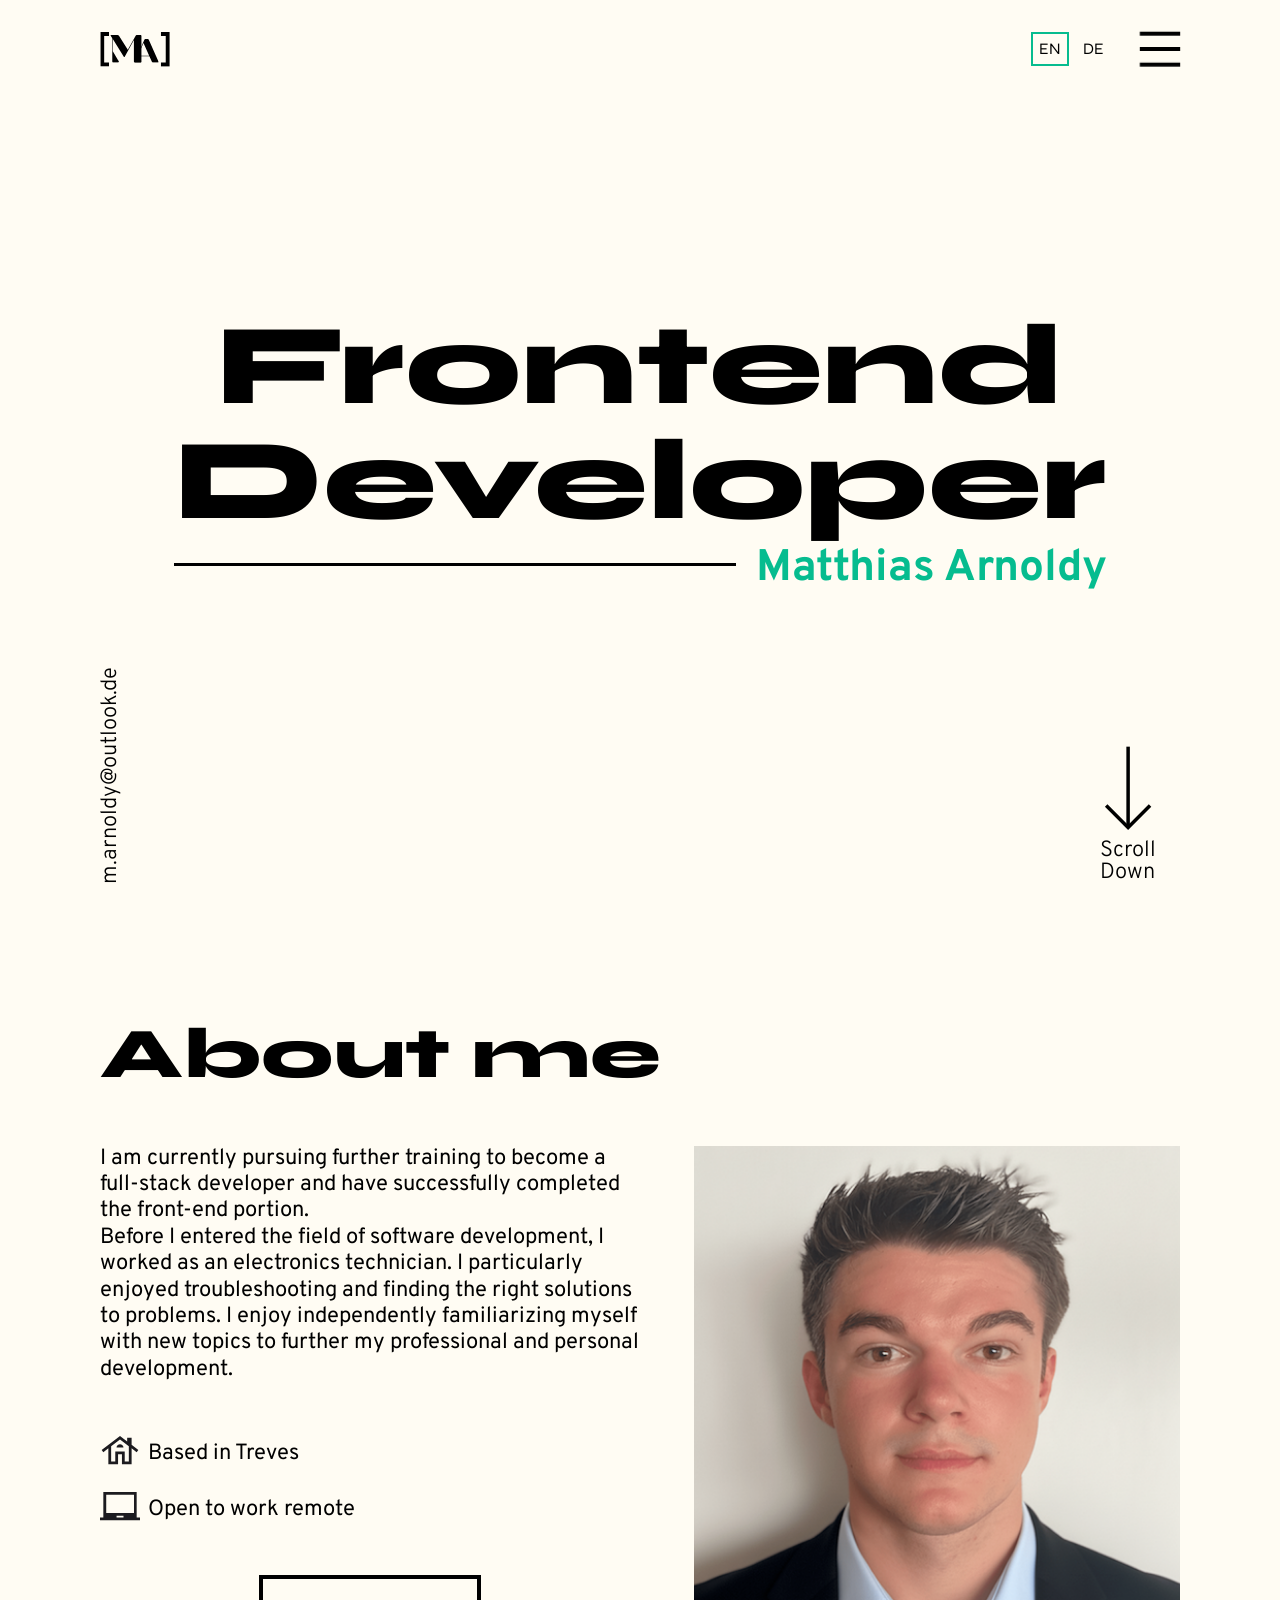
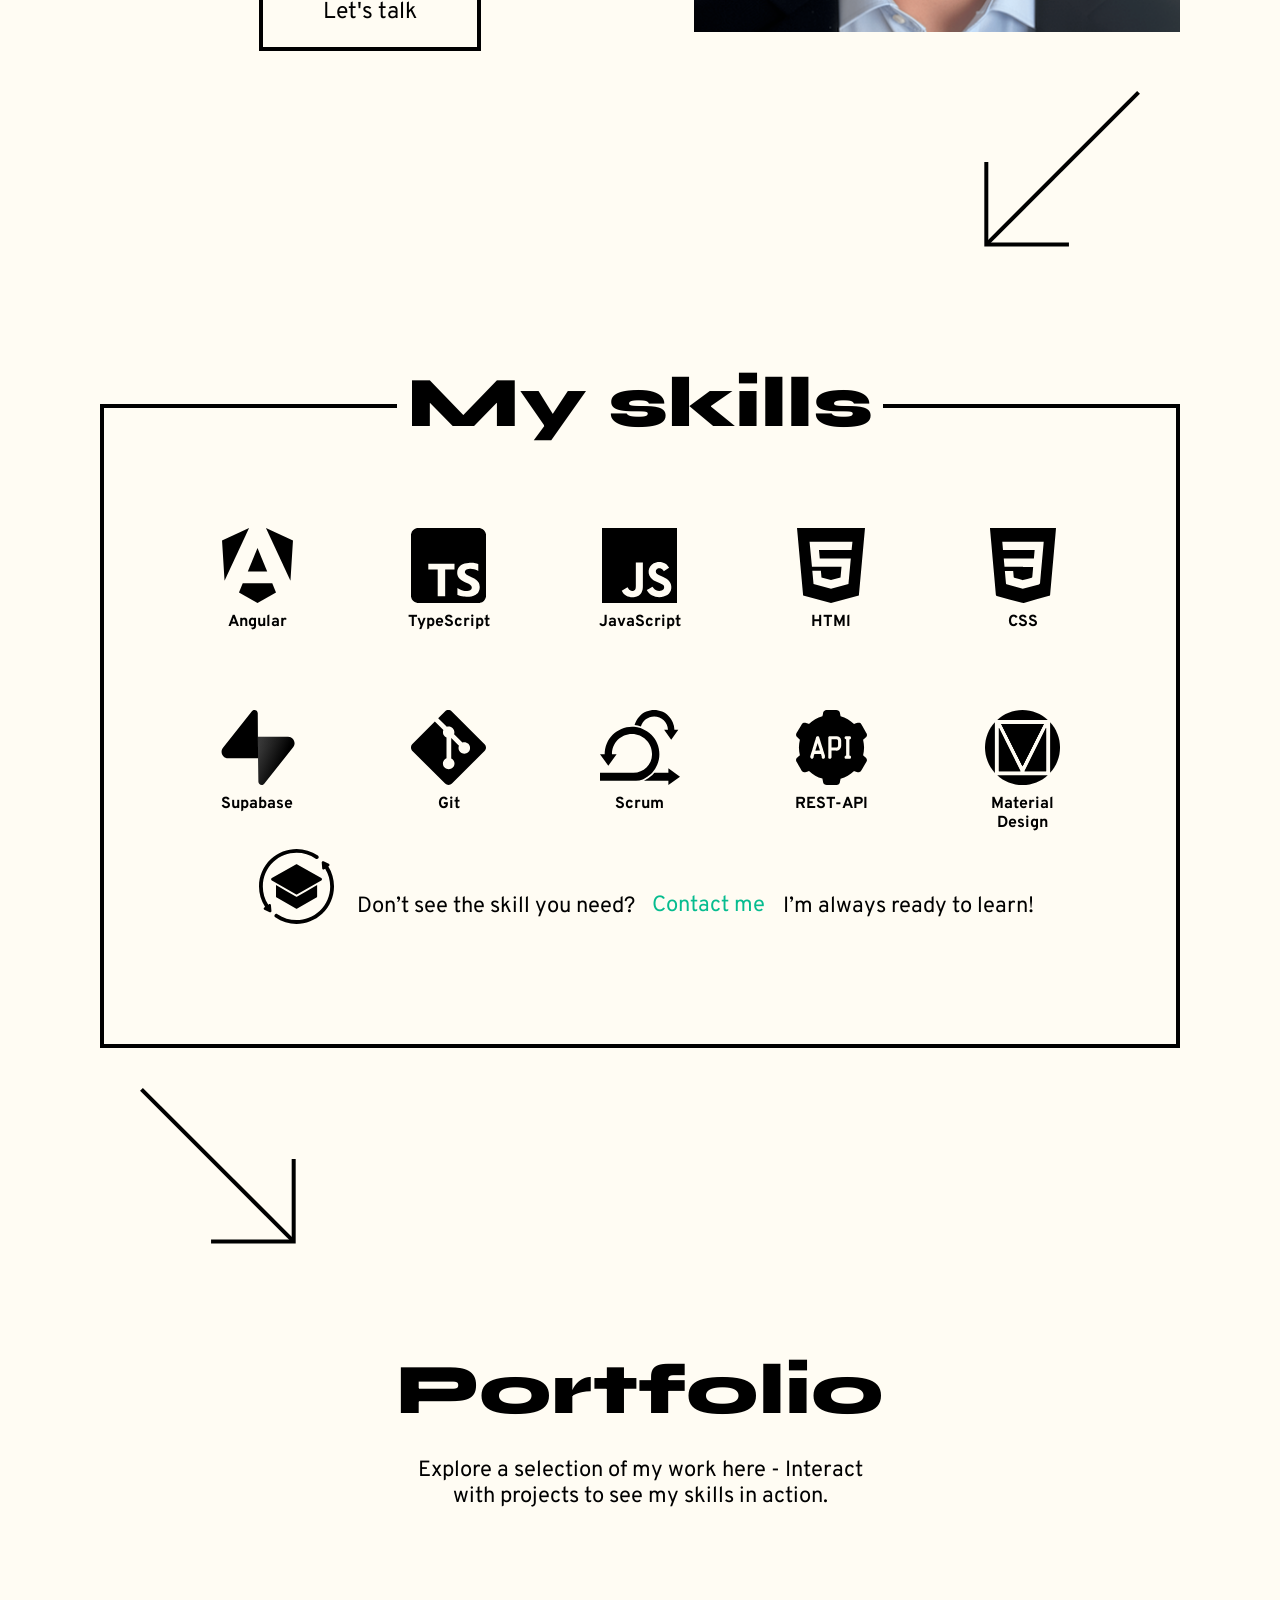
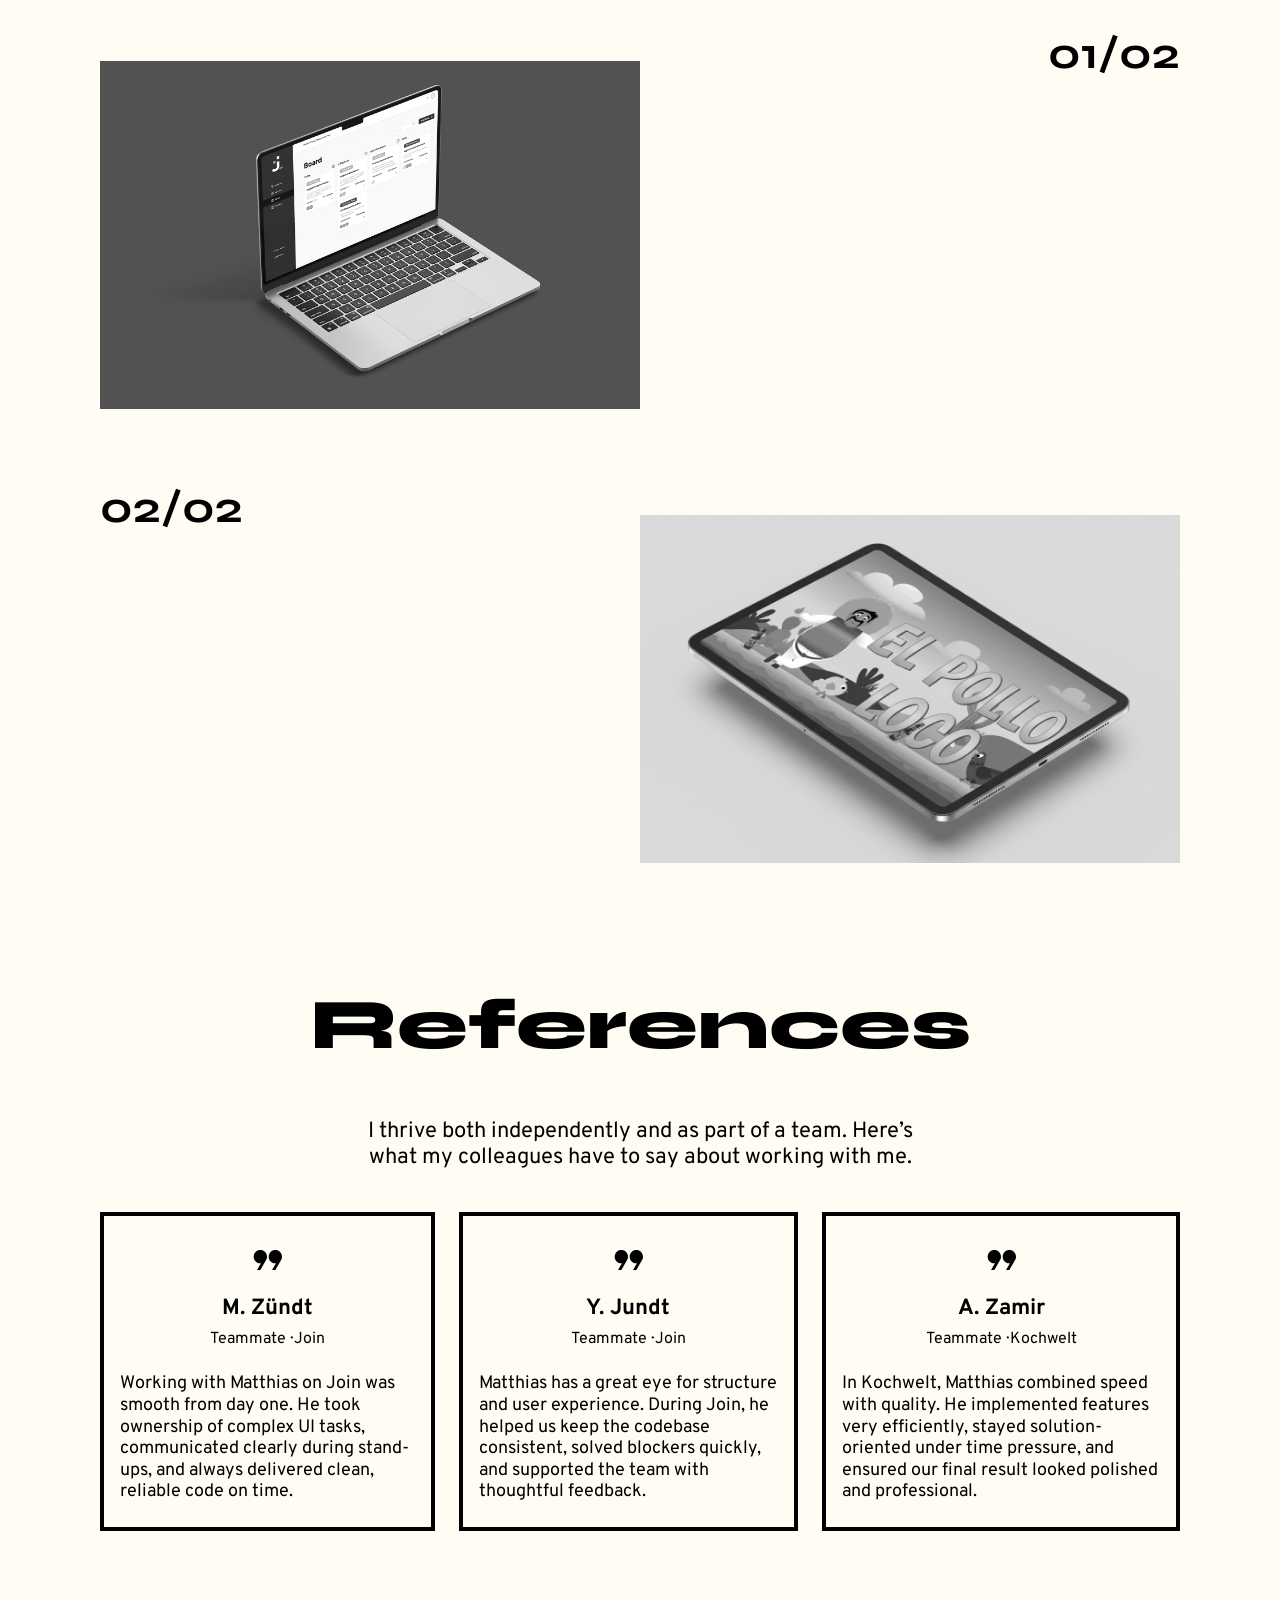
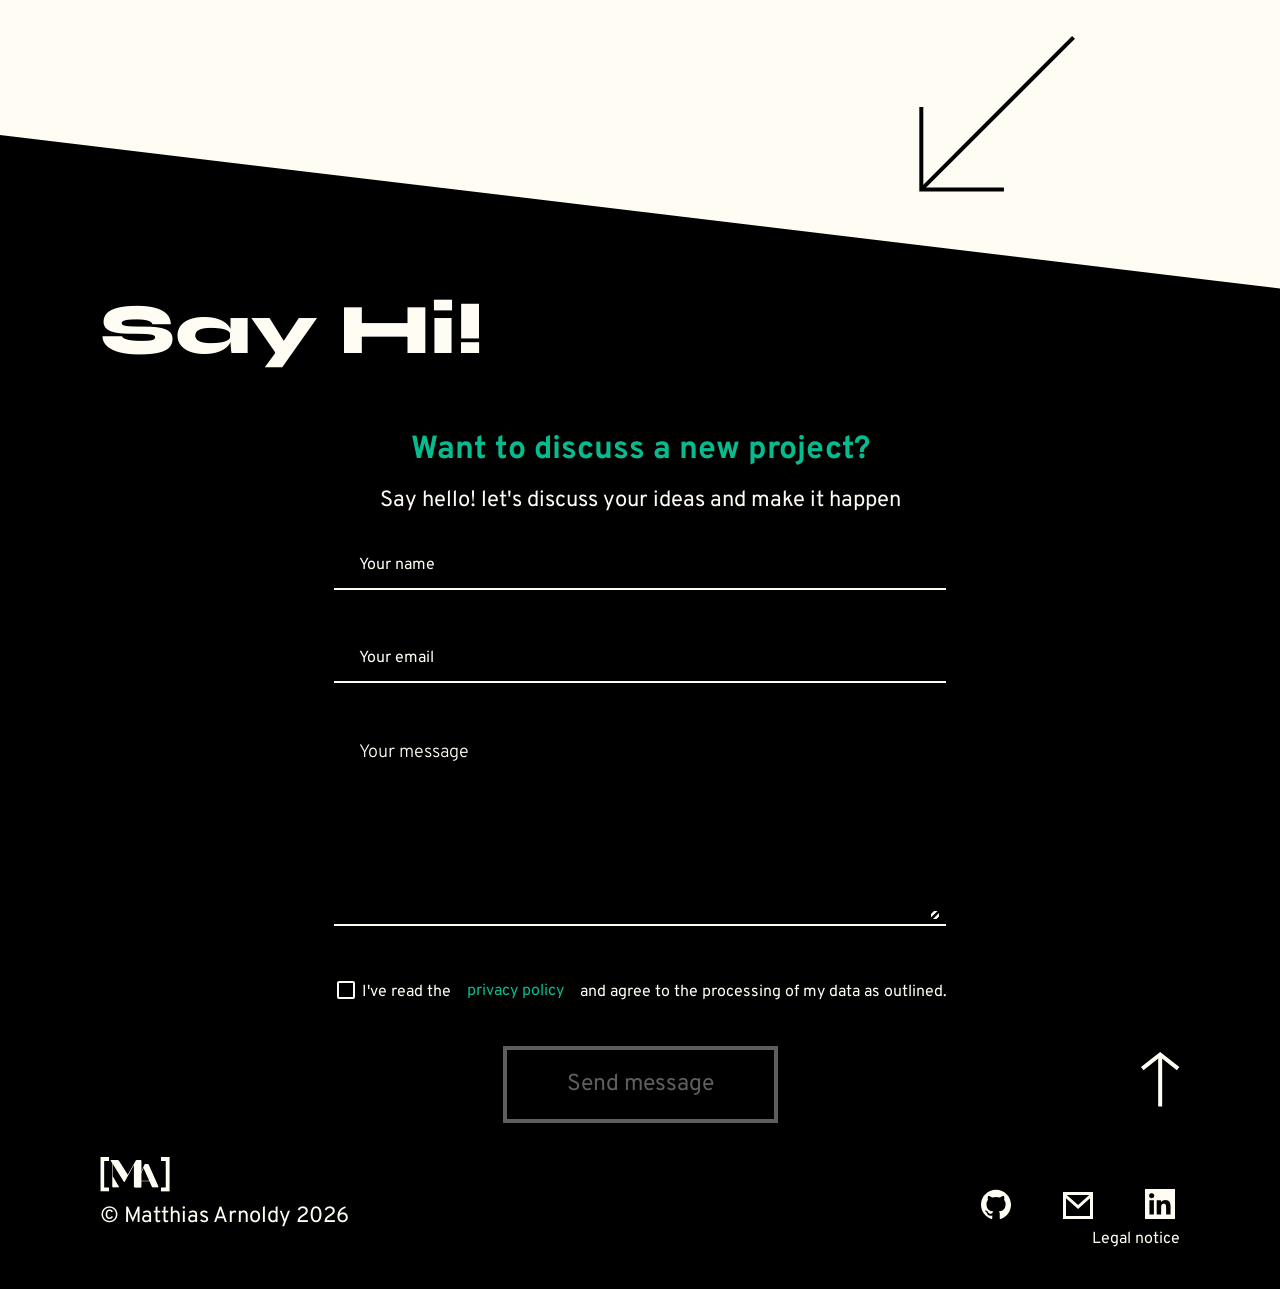
<file: index.html>
<!DOCTYPE html>
<html lang="en">

<head>
    <meta charset="UTF-8">
    <meta name="viewport" content="width=device-width, initial-scale=1.0">
    <title>Matthias Arnoldy</title>

    <link rel="icon" href="./assets/icons/initialDark.svg" media="(prefers-color-scheme: light)" type="image/svg+xml">
    <link rel="icon" href="./assets/icons/initialLight.svg" media="(prefers-color-scheme: dark)" type="image/svg+xml">

    <script src="./scripts/translations.js" defer></script>
    <script src="./scripts/contactState.js" defer></script>
    <script src="./scripts/contactForm.js" defer></script>
    <script src="./scripts/script.js" defer></script>

    <link rel="stylesheet" href="./styles/animation.css">
    <link rel="stylesheet" href="./styles/default.css">
    <link rel="stylesheet" href="./styles/header-intro-sections.css">
    <link rel="stylesheet" href="./styles/showcase-sections.css">
    <link rel="stylesheet" href="./styles/footer-dialog.css">
    <link rel="stylesheet" href="./styles/contact.css">
    <link rel="stylesheet" href="./style.css">
    <link rel="stylesheet" href="./styles/responsive.css">
    <link rel="stylesheet" href="./styles/responsive-mobile.css">
</head>

<body id="page-top" onload="init()">
    <a href="#main-content" class="sr-only skip-link" data-i18n="a11y.skipToMain">Skip to main content</a>
    <header class="navbar background__color--default">
        <div class="header__inner">
            <img class="logo" src="./assets/icons/initialDark.svg" alt="Initial Logo" data-i18n-alt="header.logoAlt">
            <nav>
                <fieldset class="language__toogle language__toogle--header" aria-label="Language" data-i18n-aria-label="header.languageLabel">
                    <label class="language__box">
                        <input class="language__radio sr-only" type="radio" name="language-header" value="en" checked>
                        <span class="language">EN</span>
                        <svg class="language__line" width="20" height="2" viewBox="0 0 20 2" fill="none" aria-hidden="true"
                            xmlns="http://www.w3.org/2000/svg">
                            <path d="M1 1L19 0.999998" stroke-width="2" stroke-linecap="round" />
                        </svg>
                    </label>
                    <label class="language__box">
                        <input class="language__radio sr-only" type="radio" name="language-header" value="de">
                        <span class="language">DE</span>
                        <svg class="language__line" width="20" height="2" viewBox="0 0 20 2" fill="none" aria-hidden="true"
                            xmlns="http://www.w3.org/2000/svg">
                            <path d="M1 1L19 0.999998" stroke-width="2" stroke-linecap="round" />
                        </svg>
                    </label>
                </fieldset>
                <button class="burgermenu__button" type="button" aria-label="Open menu" aria-expanded="false" data-i18n-aria-label="header.openMenu">
                    <svg class="burgermenu" width="44" height="38" viewBox="0 0 44 38" fill="none" xmlns="http://www.w3.org/2000/svg" aria-hidden="true">
                        <path class="burgermenu__line burgermenu__line--top" d="M2 2H42" stroke="black" stroke-width="4" stroke-linecap="square" vector-effect="non-scaling-stroke"/>
                        <path class="burgermenu__line burgermenu__line--middle" d="M2 19H42" stroke="black" stroke-width="4" stroke-linecap="square" vector-effect="non-scaling-stroke"/>
                        <path class="burgermenu__line burgermenu__line--bottom" d="M2 36H42" stroke="black" stroke-width="4" stroke-linecap="square" vector-effect="non-scaling-stroke"/>
                    </svg>
                </button>
            </nav>
        </div>
    </header>
    <main id="main-content">
        <section class="hero">
            <div class="hero__content">
                <h1 class="headline hero__headline">
                    <span data-i18n="hero.headline.frontend">Frontend</span>
                    <span data-i18n="hero.headline.developer">Developer</span>
                </h1>
                <div class="subheader hero__subheader">
                    <svg class="hero__line" viewBox="0 0 100 3" preserveAspectRatio="none" fill="none"
                        xmlns="http://www.w3.org/2000/svg" aria-hidden="true">
                        <path d="M0 1.5H100" stroke="black" stroke-width="3" stroke-linecap="round"
                            vector-effect="non-scaling-stroke" />
                    </svg>
                    <h3 class="subheadline hero__subheadline">
                        Matthias Arnoldy
                    </h3>
                </div>
            </div>
            <a class="hero__mail absolute default__text default__text--22 default__text--300"
                href="#contact">m.arnoldy@outlook.de</a>
            <div class="scrolldown hero__scrolldown absolute">
                <svg class="hero__arrow" viewBox="0 0 96 163" fill="none" xmlns="http://www.w3.org/2000/svg" aria-hidden="true">
                    <path d="M23 135.105L48 160.105L73 135.105" stroke="black" stroke-width="4" />
                    <path d="M48 68V160.105" stroke="black" stroke-width="4" />
                </svg>
                <p
                    class="hero__arrow--text background__color--default default__text default__text--22 default__text--300">
                    <span data-i18n="hero.scroll.first">Scroll</span>
                    <span data-i18n="hero.scroll.second">Down</span>
                </p>
            </div>
        </section>
        <section class="about" id="about">
            <h2 class="about__headline" data-i18n="about.headline">About me</h2>
            <div class="about__profile">
                <div class="profile__text">
                    <div>
                        <p class="default__text default__text--22 default__text--400" data-i18n="about.text.first">
                            I am currently pursuing further training to become a full-stack developer and have
                            successfully completed the front-end portion.
                        </p>
                        <p class="default__text default__text--22 default__text--400" data-i18n="about.text.second">
                            Before I entered the field of software development, I worked as an electronics technician. I
                            particularly enjoyed troubleshooting and finding the right solutions to problems. I enjoy
                            independently familiarizing myself with new topics to further my professional and personal
                            development.
                        </p>
                    </div>
                    <div class="about__profile--attributes">
                        <div class="about__profile--info">
                            <img class="about__profile--icon" src="./assets/icons/house.svg" alt="House Icon" data-i18n-alt="about.icons.houseAlt">
                            <p class="default__text default__text--22 default__text--400 about__profile--infotext" data-i18n="about.info.location">Based
                                in Treves</p>
                        </div>
                        <div class="about__profile--info">
                            <img class="about__profile--icon" src="./assets/icons/laptop.svg" alt="Laptop Icon" data-i18n-alt="about.icons.laptopAlt">
                            <p class="default__text default__text--22 default__text--400 about__profile--infotext" data-i18n="about.info.remote">Open
                                to work remote</p>
                        </div>
                    </div>
                    <a class="about__profile-button--link button" href="#contact">
                        <span class="default__text default__text--23 default__text--400" data-i18n="about.cta">Let's talk</span>
                    </a>
                </div>
                <div class="profile__img-wrap">
                    <img class="profile__img" src="./assets/img/matthias.png" alt="Profile picture" data-i18n-alt="about.profileImageAlt">
                </div>
            </div>
        </section>
        <div class="arrow arrow__right" aria-hidden="true">
            <svg class="arrow__right--icon" width="235" height="235" viewBox="0 0 235 235" fill="none"
                xmlns="http://www.w3.org/2000/svg" overflow="visible" aria-hidden="true">
                <path class="arrow__right--head" d="M41.3149 110.893V193.519H123.942" stroke="black" stroke-width="4" />
                <path class="arrow__right--shaft" d="M193.521 41.3135L-23.687 258.521" stroke="black" stroke-width="4"
                    pathLength="100" />
            </svg>
        </div>
        <section class="skills" id="skills">
            <h2 class="skills__headline absolute background__color--default" data-i18n="skills.headline">My skills</h2>
            <div class="skills__wrapper">
                <div class="skills__presentation">
                    <div class="skills__box">
                        <img src="./assets/icons/angular.svg" alt="Angular">
                        <p class="skills__box--text default__text default__text--16 default__text--700">Angular</p>
                    </div>
                    <div class="skills__box">
                        <img src="./assets/icons/typescript.svg" alt="TypeScript">
                        <p class="skills__box--text default__text default__text--16 default__text--700">TypeScript</p>
                    </div>
                    <div class="skills__box">
                        <img src="./assets/icons/javascript.svg" alt="JavaScript">
                        <p class="skills__box--text default__text default__text--16 default__text--700">JavaScript</p>
                    </div>
                    <div class="skills__box">
                        <img src="./assets/icons/html.svg" alt="HTMl">
                        <p class="skills__box--text default__text default__text--16 default__text--700">HTMl</p>
                    </div>
                    <div class="skills__box">
                        <img src="./assets/icons/css.svg" alt="CSS">
                        <p class="skills__box--text default__text default__text--16 default__text--700">CSS</p>
                    </div>
                    <div class="skills__box">
                        <img src="./assets/icons/supabase.svg" alt="Supabase">
                        <p class="skills__box--text default__text default__text--16 default__text--700">Supabase</p>
                    </div>
                    <div class="skills__box">
                        <img src="./assets/icons/git.svg" alt="Git">
                        <p class="skills__box--text default__text default__text--16 default__text--700">Git</p>
                    </div>
                    <div class="skills__box">
                        <img src="./assets/icons/scrum.svg" alt="Scrum">
                        <p class="skills__box--text default__text default__text--16 default__text--700">Scrum</p>
                    </div>
                    <div class="skills__box">
                        <img src="./assets/icons/api.svg" alt="REST-API">
                        <p class="skills__box--text default__text default__text--16 default__text--700">REST-API</p>
                    </div>
                    <div class="skills__box">
                        <img src="./assets/icons/materialDesign.svg" alt="Material Design">
                        <p class="skills__box--text default__text default__text--16 default__text--700">Material Design
                        </p>
                    </div>
                </div>
                <div class="skills__learning">
                    <div class="skills__box">
                        <img src="./assets/icons/continuedLearning.svg" alt="Continued Learning">
                    </div>
                    <p class="default__text default__text--22 default__text--400">
                        <span data-i18n="skills.learning.prefix">Don’t see the skill you need?</span>
                        <a class="skills__learning--button" href="#contact" data-text="Contact me" data-i18n="skills.learning.link" data-i18n-data-text="skills.learning.link">Contact me</a>
                        <span data-i18n="skills.learning.suffix">I’m always ready to learn!</span>
                    </p>
                </div>
            </div>
        </section>
        <div class="arrow arrow__left" aria-hidden="true">
            <svg class="arrow__left--icon" width="235" height="235" viewBox="0 0 235 235" fill="none"
                xmlns="http://www.w3.org/2000/svg" overflow="visible" aria-hidden="true">
                <path class="arrow__left--head" d="M41.3149 110.893V193.519H123.942" stroke="black" stroke-width="4" />
                <path class="arrow__left--shaft" d="M193.521 41.3135L-23.687 258.521" stroke="black" stroke-width="4"
                    pathLength="100" />
            </svg>
        </div>
        <section class="portfolio" id="portfolio">
            <header class="portfolio__header">
                <h2 class="portfolio__headline" data-i18n="portfolio.headline">Portfolio</h2>
                <div class="portfolio__subheadline">
                    <p class="default__text default__text--22 default__text--400" data-i18n="portfolio.subheadline">
                        Explore a selection of my work here - Interact with projects to see my skills in action.
                    </p>
                </div>
            </header>
            <section class="portfolio__presentation">
                <div class="portfolio__wrapper portfolio__wrapper--left">
                    <div class="portfolio__img--wrap portfolio__img--wrapLeft">
                        <img class="portfolio__img" src="./assets/img/joinThumbnail.jpg" alt="Join Thumbnail" data-i18n-alt="portfolio.join.thumbnailAlt">
                    </div>
                    <div class="portfolio__details portfolio__details--left">
                        <div class="portfolio__description">
                            <h4 data-i18n="portfolio.join.title">Join</h4>
                            <p class="portfolio__description--text default__text default__text--23response default__text--400">
                                JavaScript | HTML | CSS | Firebase
                            </p>
                            <p class="default__text default__text--16 default__text--400" data-i18n="portfolio.join.description">
                                Task manager inspired by the Kanban System. Create and organize tasks using drag and drop functions, assign users and categories.
                            </p>
                        </div>
                        <div class="portfolio__links">
                            <a href="https://github.com/matthiasarnoldy/Join" target="_blank" rel="noopener noreferrer" class="button" aria-label="Open Join GitHub repository (opens in a new tab)" data-i18n-aria-label="portfolio.join.links.github">
                                <span class="default__text default__text--23 default__text--400" data-i18n="portfolio.buttons.github">
                                    GitHub
                                </span>
                            </a>
                            <a href="https://www.join.matthias-arnoldy.de" target="_blank" rel="noopener noreferrer" class="button" aria-label="Open Join live demo (opens in a new tab)" data-i18n-aria-label="portfolio.join.links.live">
                                <span class="default__text default__text--23 default__text--400" data-i18n="portfolio.buttons.live">
                                    Live
                                </span>
                            </a>
                        </div>
                    </div>
                    <h3 class="portfolio__number--left">
                        01/02
                    </h3>
                </div>
                <div class="portfolio__wrapper portfolio__wrapper--right">
                    <div class="portfolio__img--wrap portfolio__img--wrapRight">
                        <img class="portfolio__img" src="./assets/img/elPolloLocoThumbnail.png" alt="El Pollo Loco Thumbnail" data-i18n-alt="portfolio.elPollo.thumbnailAlt">
                    </div>
                    <div class="portfolio__details portfolio__details--right">
                        <div class="portfolio__description">
                            <h4 data-i18n="portfolio.elPollo.title">El Pollo Loco</h4>
                            <p class="portfolio__description--text default__text default__text--23response default__text--400">
                                JavaScript | HTML | CSS
                            </p>
                            <p class="default__text default__text--16 default__text--400" data-i18n="portfolio.elPollo.description">
                                A simple Jump-and-Run game based on an object-oriented approach. Help Pepe to collect coins and salsa bottles to fight against the killer chicken.
                            </p>
                        </div>
                        <div class="portfolio__links">
                            <a href="https://github.com/matthiasarnoldy/El-Pollo-Loco" target="_blank" rel="noopener noreferrer" class="button" aria-label="Open El Pollo Loco GitHub repository (opens in a new tab)" data-i18n-aria-label="portfolio.elPollo.links.github">
                                <span class="default__text default__text--23 default__text--400" data-i18n="portfolio.buttons.github">
                                    GitHub
                                </span>
                            </a>
                            <a href="https://www.el-pollo-loco.matthias-arnoldy.de" target="_blank" rel="noopener noreferrer" class="button" aria-label="Open El Pollo Loco live demo (opens in a new tab)" data-i18n-aria-label="portfolio.elPollo.links.live">
                                <span class="default__text default__text--23 default__text--400" data-i18n="portfolio.buttons.live">
                                    Live
                                </span>
                            </a>
                        </div>
                    </div>
                    <h3 class="portfolio__number--right">
                        02/02
                    </h3>
                </div>
            </section>
        </section>
        <section class="references">
            <h2 class="references__headline" data-i18n="references.headline">References</h2>
            <p class="references__text default__text default__text--22 default__text--400" data-i18n="references.subheadline">
                I thrive both independently and as part of a team. Here’s what my colleagues have to say about working with me.
            </p>
            <div class="references__wrapper">
                <div class="references__box">
                    <div class="references__box--quote">
                        <svg width="40" height="40" viewBox="0 0 40 40" fill="none" xmlns="http://www.w3.org/2000/svg" aria-hidden="true">
                            <path class="references__box--iconpath" d="M10.0553 30L13.9444 23.2779C13.8516 23.2963 13.7497 23.3101 13.6386 23.3196C13.5275 23.3288 13.4257 23.3333 13.3332 23.3333C11.4998 23.3333 9.93039 22.6806 8.62484 21.375C7.31928 20.0694 6.6665 18.5 6.6665 16.6667C6.6665 14.8333 7.31928 13.2639 8.62484 11.9583C9.93039 10.6528 11.4998 10 13.3332 10C15.1665 10 16.7359 10.6528 18.0415 11.9583C19.3471 13.2639 19.9998 14.8333 19.9998 16.6667C19.9998 17.2686 19.9234 17.845 19.7707 18.3958C19.6179 18.9467 19.3887 19.4814 19.0832 20L13.3332 30H10.0553ZM25.0553 30L28.9444 23.2779C28.8516 23.2963 28.7497 23.3101 28.6386 23.3196C28.5275 23.3288 28.4257 23.3333 28.3332 23.3333C26.4998 23.3333 24.9304 22.6806 23.6248 21.375C22.3193 20.0694 21.6665 18.5 21.6665 16.6667C21.6665 14.8333 22.3193 13.2639 23.6248 11.9583C24.9304 10.6528 26.4998 10 28.3332 10C30.1665 10 31.7359 10.6528 33.0415 11.9583C34.3471 13.2639 34.9998 14.8333 34.9998 16.6667C34.9998 17.2686 34.9235 17.845 34.7707 18.3958C34.6179 18.9467 34.3887 19.4814 34.0832 20L28.3332 30H25.0553Z" fill="black"/>
                        </svg>
                        <div class="references__box--name">
                            <p class="default__text default__text--22constante default__text--700">
                                M. Zündt
                            </p>
                            <p class="default__text default__text--16 default__text--400" data-i18n="references.first.role">
                                Teammate · Join
                            </p>
                        </div>
                    </div>
                    <p class="default__text default__text--18 default__text--400" data-i18n="references.first.quote">
                        Working with Matthias on Join was smooth from day one. He took ownership of complex UI tasks, communicated clearly during stand-ups, and always delivered clean, reliable code on time.
                    </p>
                </div>
                <div class="references__box">
                    <div class="references__box--quote">
                        <svg width="40" height="40" viewBox="0 0 40 40" fill="none" xmlns="http://www.w3.org/2000/svg" aria-hidden="true">
                            <path class="references__box--iconpath" d="M10.0553 30L13.9444 23.2779C13.8516 23.2963 13.7497 23.3101 13.6386 23.3196C13.5275 23.3288 13.4257 23.3333 13.3332 23.3333C11.4998 23.3333 9.93039 22.6806 8.62484 21.375C7.31928 20.0694 6.6665 18.5 6.6665 16.6667C6.6665 14.8333 7.31928 13.2639 8.62484 11.9583C9.93039 10.6528 11.4998 10 13.3332 10C15.1665 10 16.7359 10.6528 18.0415 11.9583C19.3471 13.2639 19.9998 14.8333 19.9998 16.6667C19.9998 17.2686 19.9234 17.845 19.7707 18.3958C19.6179 18.9467 19.3887 19.4814 19.0832 20L13.3332 30H10.0553ZM25.0553 30L28.9444 23.2779C28.8516 23.2963 28.7497 23.3101 28.6386 23.3196C28.5275 23.3288 28.4257 23.3333 28.3332 23.3333C26.4998 23.3333 24.9304 22.6806 23.6248 21.375C22.3193 20.0694 21.6665 18.5 21.6665 16.6667C21.6665 14.8333 22.3193 13.2639 23.6248 11.9583C24.9304 10.6528 26.4998 10 28.3332 10C30.1665 10 31.7359 10.6528 33.0415 11.9583C34.3471 13.2639 34.9998 14.8333 34.9998 16.6667C34.9998 17.2686 34.9235 17.845 34.7707 18.3958C34.6179 18.9467 34.3887 19.4814 34.0832 20L28.3332 30H25.0553Z" fill="black"/>
                        </svg>
                        <div class="references__box--name">
                            <p class="default__text default__text--22constante default__text--700">
                                Y. Jundt
                            </p>
                            <p class="default__text default__text--16 default__text--400" data-i18n="references.second.role">
                                Teammate · Join
                            </p>
                        </div>
                    </div>
                    <p class="default__text default__text--18 default__text--400" data-i18n="references.second.quote">
                        Matthias has a great eye for structure and user experience. During Join, he helped us keep the codebase consistent, solved blockers quickly, and supported the team with thoughtful feedback.
                    </p>
                </div>
                <div class="references__box">
                    <div class="references__box--quote">
                        <svg width="40" height="40" viewBox="0 0 40 40" fill="none" xmlns="http://www.w3.org/2000/svg" aria-hidden="true">
                            <path class="references__box--iconpath" d="M10.0553 30L13.9444 23.2779C13.8516 23.2963 13.7497 23.3101 13.6386 23.3196C13.5275 23.3288 13.4257 23.3333 13.3332 23.3333C11.4998 23.3333 9.93039 22.6806 8.62484 21.375C7.31928 20.0694 6.6665 18.5 6.6665 16.6667C6.6665 14.8333 7.31928 13.2639 8.62484 11.9583C9.93039 10.6528 11.4998 10 13.3332 10C15.1665 10 16.7359 10.6528 18.0415 11.9583C19.3471 13.2639 19.9998 14.8333 19.9998 16.6667C19.9998 17.2686 19.9234 17.845 19.7707 18.3958C19.6179 18.9467 19.3887 19.4814 19.0832 20L13.3332 30H10.0553ZM25.0553 30L28.9444 23.2779C28.8516 23.2963 28.7497 23.3101 28.6386 23.3196C28.5275 23.3288 28.4257 23.3333 28.3332 23.3333C26.4998 23.3333 24.9304 22.6806 23.6248 21.375C22.3193 20.0694 21.6665 18.5 21.6665 16.6667C21.6665 14.8333 22.3193 13.2639 23.6248 11.9583C24.9304 10.6528 26.4998 10 28.3332 10C30.1665 10 31.7359 10.6528 33.0415 11.9583C34.3471 13.2639 34.9998 14.8333 34.9998 16.6667C34.9998 17.2686 34.9235 17.845 34.7707 18.3958C34.6179 18.9467 34.3887 19.4814 34.0832 20L28.3332 30H25.0553Z" fill="black"/>
                        </svg>
                        <div class="references__box--name">
                            <p class="default__text default__text--22constante default__text--700">
                                A. Zamir
                            </p>
                            <p class="default__text default__text--16 default__text--400" data-i18n="references.third.role">
                                Teammate · Kochwelt
                            </p>
                        </div>
                    </div>
                    <p class="default__text default__text--18 default__text--400" data-i18n="references.third.quote">
                        In Kochwelt, Matthias combined speed with quality. He implemented features very efficiently, stayed solution-oriented under time pressure, and ensured our final result looked polished and professional.
                    </p>
                </div>
            </div>
        </section>
        <div class="arrow arrow__right" aria-hidden="true">
            <svg class="arrow__right--icon" width="235" height="235" viewBox="0 0 235 235" fill="none"
                xmlns="http://www.w3.org/2000/svg" overflow="visible" aria-hidden="true">
                <path class="arrow__right--head" d="M41.3149 110.893V193.519H123.942" stroke="black" stroke-width="4" />
                <path class="arrow__right--shaft" d="M193.521 41.3135L-23.687 258.521" stroke="black" stroke-width="4"
                    pathLength="100" />
            </svg>
        </div>
    </main>
    <section id="contact" class="contact">
        <div class="contact__panel-shell">
            <div class="contact__panel">
                <div class="contact__content">
                    <h2 class="contact__headline" data-i18n="contact.headline">Say Hi!</h2>
                    <div class="contact__formular-container">
                        <h5 class="contact__formular--headline" data-i18n="contact.subheadline">Want to discuss a new project?</h5>
                        <p class="contact__formular--greeting default__text default__text--22 default__text--400" data-i18n="contact.greeting">
                            Say hello! Let's discuss your ideas and make it happen
                        </p>
                        <div class="contact__formular">
                            <div class="contact__input-wrapper">
                                <div class="contact__field">
                                    <label class="sr-only" for="contactName" data-i18n="contact.form.name.label">Your name</label>
                                    <input class="contact__input default__text default__text--16 default__text--400" id="contactName" type="text" placeholder="Your name" data-i18n-placeholder="contact.form.name.placeholder" aria-describedby="contactNameError" aria-invalid="false">
                                    <span class="contact__floating default__text default__text--16 default__text--400" data-i18n="contact.form.name.floating">Your name</span>
                                </div>
                                <p id="contactNameError" class="error__message error__message--input default__text default__text--16 default__text--400" role="alert" data-i18n="contact.form.name.error">
                                    Your name is required 
                                </p>
                            </div>
                            <div class="contact__input-wrapper">
                                <div class="contact__field">
                                    <label class="sr-only" for="contactEmail" data-i18n="contact.form.email.label">Your email</label>
                                    <input class="contact__input default__text default__text--16 default__text--400" id="contactEmail" type="email" placeholder="Your email" data-i18n-placeholder="contact.form.email.placeholder" aria-describedby="contactEmailError" aria-invalid="false">
                                    <span class="contact__floating default__text default__text--16 default__text--400" data-i18n="contact.form.email.floating">Your email</span>
                                </div>
                                <p id="contactEmailError" class="error__message error__message--input default__text default__text--16 default__text--400" role="alert" data-i18n="contact.form.email.error">
                                    Your email is required 
                                </p>
                            </div>
                            <div class="contact__formular-wrapper">
                                <div class="contact__input-wrapper">
                                    <div class="contact__field">
                                        <label class="sr-only" for="contact-message" data-i18n="contact.form.message.label">Your message</label>
                                        <textarea class="contact__input contact__input--textarea default__text default__text--18 default__text--300" id="contact-message" placeholder="Your message" data-i18n-placeholder="contact.form.message.placeholder" aria-describedby="contactMessageError" aria-invalid="false"></textarea>
                                        <span class="contact__floating default__text default__text--18 default__text--300" data-i18n="contact.form.message.floating">Your message</span>
                                    </div>
                                    <p id="contactMessageError" class="error__message error__message--input default__text default__text--16 default__text--400" role="alert" data-i18n="contact.form.message.error">
                                        Your message is empty
                                    </p>
                                </div>
                                <div class="contact__sendingprocess">
                                    <div class="contact__input-wrapper">
                                        <div class="contact__privacy default__text default__text--16 default__text--400">
                                            <input class="contact__privacy--checkbox" type="checkbox" id="contact-privacy" aria-describedby="contactPrivacyError" aria-invalid="false">
                                            <label class="contact__privacy--text" for="contact-privacy">
                                                <span data-i18n="contact.form.privacy.prefix">I've read the</span>
                                                <a class="contact__privacy--link" data-text="privacy policy" data-i18n-data-text="contact.form.privacy.link" data-i18n="contact.form.privacy.link" href="./pages/privacyPolicy.html">privacy policy</a>
                                                <span data-i18n="contact.form.privacy.suffix">and agree to the processing of my data as outlined.</span>
                                            </label>
                                        </div>
                                        <p id="contactPrivacyError" class="error__message default__text default__text--16 default__text--400" role="alert" data-i18n="contact.form.privacy.error">
                                            Please accept the privacy policy.
                                        </p>
                                    </div>
                                    <button disabled class="contact__send">
                                        <span class="default__text default__text--23 default__text--400" data-i18n="contact.form.submit">Send message</span>
                                    </button>
                                    <p id="contactStatusMessage" class="contact__status-message default__text default__text--16 default__text--400" aria-live="polite"></p>
                                </div>
                            </div>
                        </div>
                    </div>
                    <footer>
                        <div class="footer__copyright">
                            <img class="footer__initial" src="./assets/icons/initialLight.svg" alt="Initial Logo" data-i18n-alt="footer.logoAlt">
                            <p class="footer__copyright--text default__text default__text--22 default__text--400">&copy; Matthias Arnoldy 2026</p>
                            <a class="footer__mail default__text default__text--22 default__text--300"
                                href="#contact">m.arnoldy@outlook.de</a>
                        </div>
                        <div class="footer__quicklinks">
                            <a class="footer__icon-wrap" href="https://github.com/matthiasarnoldy" target="_blank" rel="noopener noreferrer" aria-label="Open GitHub (opens in a new tab)" data-i18n-aria-label="footer.links.github">
                                <img class="footer__icon" src="./assets/icons/github.svg" alt="GitHub" data-i18n-alt="footer.links.githubAlt">
                            </a>
                            <a class="footer__icon-wrap" href="mailto:m.arnoldy@outlook.de" aria-label="Write an E-Mail" data-i18n-aria-label="footer.links.mail">
                                <img class="footer__icon" src="./assets/icons/email.svg" alt="Email" data-i18n-alt="footer.links.mailAlt">
                            </a>
                            <a class="footer__icon-wrap" href="https://www.linkedin.com/in/matthias-arnoldy/" target="_blank" rel="noopener noreferrer" aria-label="Open LinkedIn (opens in a new tab)" data-i18n-aria-label="footer.links.linkedin">
                                <img class="footer__icon" src="./assets/icons/linkedIn.svg" alt="LinkedIn" data-i18n-alt="footer.links.linkedinAlt">
                            </a>
                        </div>
                        <a href="#page-top" class="footer__arrow-link absolute" aria-label="Back to top" data-i18n-aria-label="footer.backToTop">
                            <svg class="footer__arrow" width="39" height="55" viewBox="0 0 39 55" fill="none" xmlns="http://www.w3.org/2000/svg" aria-hidden="true">
                                <path class="footer__arrow--head" d="M37.0898 16.6724L19.1636 2.54615L1.23742 16.6724" stroke="#FFFCF3" stroke-width="4"/>
                                <path class="footer__arrow--shaft" d="M19.1641 54.5898L19.1641 -27.4541" stroke="#FFFCF3" stroke-width="4"/>
                            </svg>
                        </a>
                    </footer>
                    <div class="footer__legalnotice">
                        <a href="./pages/legalNotice.html" class="footer__legalnotice--text default__text default__text--16 default__text--400" data-i18n="footer.legalNotice">Legal notice</a>
                    </div>
                </div>
            </div>
        </div>
    </section>
    <dialog class="burger-dialog" aria-label="Menu" aria-modal="true">
        <div class="navbar background__color--default">
            <div class="header__inner">
                <img class="logo" src="./assets/icons/initialDark.svg" alt="Initial Logo" data-i18n-alt="header.logoAlt">
                <nav>
                <fieldset class="language__toogle language__toogle--dialog" aria-label="Language" data-i18n-aria-label="header.languageLabel">
                    <label class="language__box">
                        <input class="language__radio sr-only" type="radio" name="language-dialog" value="en" checked>
                        <span class="language">EN</span>
                        <svg class="language__line" width="20" height="2" viewBox="0 0 20 2" fill="none" aria-hidden="true"
                            xmlns="http://www.w3.org/2000/svg">
                            <path d="M1 1L19 0.999998" stroke-width="2" stroke-linecap="round" />
                        </svg>
                    </label>
                    <label class="language__box">
                        <input class="language__radio sr-only" type="radio" name="language-dialog" value="de">
                        <span class="language">DE</span>
                        <svg class="language__line" width="20" height="2" viewBox="0 0 20 2" fill="none" aria-hidden="true"
                            xmlns="http://www.w3.org/2000/svg">
                            <path d="M1 1L19 0.999998" stroke-width="2" stroke-linecap="round" />
                        </svg>
                    </label>
                </fieldset>
                <button class="burgermenu__button is-open" type="button" aria-label="Open menu" aria-expanded="false" data-i18n-aria-label="header.openMenu">
                    <svg class="burgermenu" width="44" height="38" viewBox="0 0 44 38" fill="none" xmlns="http://www.w3.org/2000/svg" aria-hidden="true">
                        <path class="burgermenu__line burgermenu__line--top" d="M2 2H42" stroke="black" stroke-width="4" stroke-linecap="square" vector-effect="non-scaling-stroke"/>
                        <path class="burgermenu__line burgermenu__line--middle" d="M2 19H42" stroke="black" stroke-width="4" stroke-linecap="square" vector-effect="non-scaling-stroke"/>
                        <path class="burgermenu__line burgermenu__line--bottom" d="M2 36H42" stroke="black" stroke-width="4" stroke-linecap="square" vector-effect="non-scaling-stroke"/>
                    </svg>
                </button>
            </nav>
            </div>
        </div>
        <nav class="burger-dialog__content" aria-label="Page navigation">
            <a href="#about" class="dialog__quicklink">
                <span class="dialog__quicklink--text" data-i18n="dialog.nav.about">About</span>
                <img class="dialog__quicklink--icon" src="./assets/icons/angle.svg" alt="" aria-hidden="true">
            </a>
            <a href="#skills" class="dialog__quicklink">
                <span class="dialog__quicklink--text" data-i18n="dialog.nav.skills">My Skills</span>
                <img class="dialog__quicklink--icon" src="./assets/icons/angle.svg" alt="" aria-hidden="true">
            </a>
            <a href="#portfolio" class="dialog__quicklink">
                <span class="dialog__quicklink--text" data-i18n="portfolio.headline">Portfolio</span>
                <img class="dialog__quicklink--icon" src="./assets/icons/angle.svg" alt="" aria-hidden="true">
            </a>
        </nav>
        <section class="contact">
            <div class="dialog__panel-shell">
                <div class="dialog__panel">
                    <div class="contact__content dialog__content">
                        <footer class="footer__dialog">
                            <div class="footer__copyright footer__copyright--dialog">
                                <h2 data-i18n="contact.headline">Say Hi!</h2>
                                <p class="footer__copyright--text default__text default__text--22 default__text--400">&copy;
                                    Matthias Arnoldy 2026</p>
                                <a class="footer__mail default__text default__text--22 default__text--300"
                                    href="#contact">m.arnoldy@outlook.de</a>
                            </div>
                            <div class="footer__quicklinks footer__quicklinks--dialog">
                                <a class="footer__icon-wrap" href="https://github.com/matthiasarnoldy" target="_blank"
                                    rel="noopener noreferrer" aria-label="Open GitHub (opens in a new tab)" data-i18n-aria-label="footer.links.github">
                                    <img class="footer__icon" src="./assets/icons/github.svg" alt="GitHub" data-i18n-alt="footer.links.githubAlt">
                                </a>
                                <a class="footer__icon-wrap" href="mailto:m.arnoldy@outlook.de"
                                    aria-label="Write an E-Mail" data-i18n-aria-label="footer.links.mail">
                                    <img class="footer__icon" src="./assets/icons/email.svg" alt="Email" data-i18n-alt="footer.links.mailAlt">
                                </a>
                                <a class="footer__icon-wrap" href="https://www.linkedin.com/in/matthias-arnoldy/" target="_blank"
                                    rel="noopener noreferrer" aria-label="Open LinkedIn (opens in a new tab)" data-i18n-aria-label="footer.links.linkedin">
                                    <img class="footer__icon" src="./assets/icons/linkedIn.svg" alt="LinkedIn" data-i18n-alt="footer.links.linkedinAlt">
                                </a>
                            </div>
                        </footer>
                    </div>
                </div>
            </div>
        </section>
    </dialog>
</body>
</html>
</file>
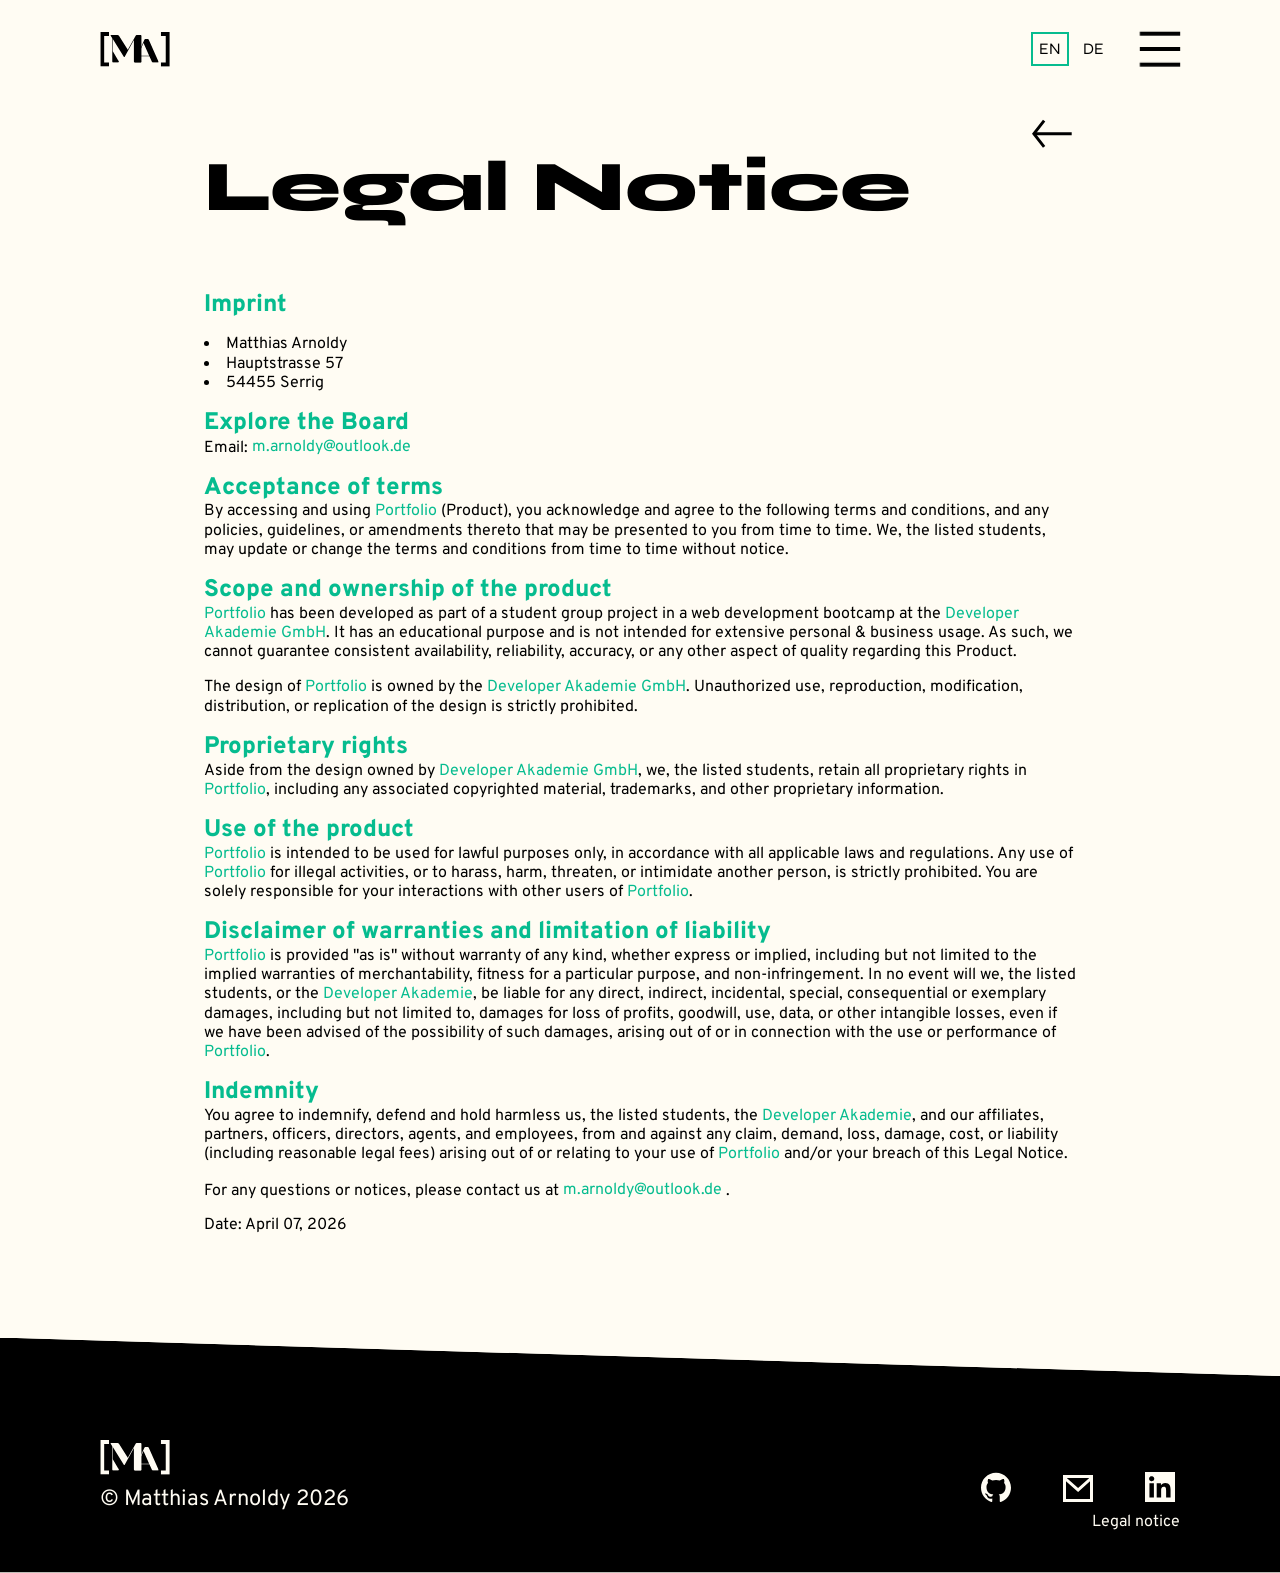
<file: pages/legalNotice.html>
<!DOCTYPE html>
<html lang="en">

<head>
    <meta charset="UTF-8">
    <meta name="viewport" content="width=device-width, initial-scale=1.0">
    <title data-i18n="legal.meta.title">Legal Notice</title>

    <link rel="icon" href="../assets/icons/initialDark.svg" media="(prefers-color-scheme: light)" type="image/svg+xml">
    <link rel="icon" href="../assets/icons/initialLight.svg" media="(prefers-color-scheme: dark)" type="image/svg+xml">

    <script src="../scripts/translations.js" defer></script>
    <script src="../scripts/contactState.js" defer></script>
    <script src="../scripts/contactForm.js" defer></script>
    <script src="../scripts/script.js" defer></script>

    <link rel="stylesheet" href="../styles/animation.css">
    <link rel="stylesheet" href="../styles/default.css">
    <link rel="stylesheet" href="../styles/header-intro-sections.css">
    <link rel="stylesheet" href="../styles/showcase-sections.css">
    <link rel="stylesheet" href="../styles/footer-dialog.css">
    <link rel="stylesheet" href="../styles/contact.css">
    <link rel="stylesheet" href="../style.css">
    <link rel="stylesheet" href="../styles/legalInformation/style.css">
    <link rel="stylesheet" href="../styles/responsive.css">
    <link rel="stylesheet" href="../styles/responsive-mobile.css">
    <link rel="stylesheet" href="../styles/legalInformation/responsive.css">
</head>

<body onload="init()">
    <a href="#main-content" class="sr-only skip-link" data-i18n="a11y.skipToMain">Skip to main content</a>
    <header class="navbar background__color--default">
        <div class="header__inner">
            <img class="logo" src="../assets/icons/initialDark.svg" alt="Initial Logo" data-i18n-alt="header.logoAlt">
            <nav>
                <fieldset class="language__toogle language__toogle--header" aria-label="Language" data-i18n-aria-label="header.languageLabel">
                    <label class="language__box">
                        <input class="language__radio sr-only" type="radio" name="language-header" value="en" checked>
                        <span class="language">EN</span>
                        <svg class="language__line" width="20" height="2" viewBox="0 0 20 2" fill="none" aria-hidden="true"
                            xmlns="http://www.w3.org/2000/svg">
                            <path d="M1 1L19 0.999998" stroke-width="2" stroke-linecap="round" />
                        </svg>
                    </label>
                    <label class="language__box">
                        <input class="language__radio sr-only" type="radio" name="language-header" value="de">
                        <span class="language">DE</span>
                        <svg class="language__line" width="20" height="2" viewBox="0 0 20 2" fill="none" aria-hidden="true"
                            xmlns="http://www.w3.org/2000/svg">
                            <path d="M1 1L19 0.999998" stroke-width="2" stroke-linecap="round" />
                        </svg>
                    </label>
                </fieldset>
                <button class="burgermenu__button" type="button" aria-label="Open menu" aria-expanded="false" data-i18n-aria-label="header.openMenu">
                    <svg class="burgermenu" width="44" height="38" viewBox="0 0 44 38" fill="none" xmlns="http://www.w3.org/2000/svg" aria-hidden="true">
                        <path class="burgermenu__line burgermenu__line--top" d="M2 2H42" stroke="black" stroke-width="4" stroke-linecap="square" vector-effect="non-scaling-stroke"/>
                        <path class="burgermenu__line burgermenu__line--middle" d="M2 19H42" stroke="black" stroke-width="4" stroke-linecap="square" vector-effect="non-scaling-stroke"/>
                        <path class="burgermenu__line burgermenu__line--bottom" d="M2 36H42" stroke="black" stroke-width="4" stroke-linecap="square" vector-effect="non-scaling-stroke"/>
                    </svg>
                </button>
            </nav>
        </div>
    </header>
    <a class="legal__back-link" href="../index.html" aria-label="Back to homepage" data-i18n-aria-label="legal.backToHomepage">
        <svg class="legal__icon" width="55" height="39" viewBox="0 0 55 39" fill="none" xmlns="http://www.w3.org/2000/svg">
            <path d="M16.6729 1.23828L2.54664 19.1645L16.6728 37.0907" stroke="black" stroke-width="4" />
            <path d="M54.5898 19.1641L2.5459 19.1641" stroke="black" stroke-width="4" />
        </svg>
    </a>
    <main id="main-content" tabindex="-1">
        <h1 data-i18n="legal.title">Legal Notice</h1>
        <section class="gap-16">
            <div class="gap-16">
                <h2 class="text__wrapper--headline highlight" data-i18n="legal.imprint.headline">Imprint</h2>
                <ul>
                    <li class="default__text default__text--16 default__text--400" data-i18n="legal.imprint.name">Matthias Arnoldy</li>
                    <li class="default__text default__text--16 default__text--400" data-i18n="legal.imprint.street">Hauptstrasse 57</li>
                    <li class="default__text default__text--16 default__text--400" data-i18n="legal.imprint.city">54455 Serrig</li>
                </ul>
            </div>
            <div>
                <h2 class="text__wrapper--headline highlight" data-i18n="legal.explore.headline">Explore the Board</h2>
                <p class="default__text default__text--16 default__text--400">
                    <span data-i18n="legal.explore.emailLabel">Email:</span>
                    <a class="legal__link highlight" href="../index.html#contact">m.arnoldy@outlook.de</a>
                </p>
            </div>
            <div>
                <h2 class="text__wrapper--headline highlight" data-i18n="legal.acceptance.headline">Acceptance of terms</h2>
                <p class="default__text default__text--16 default__text--400" data-i18n="legal.acceptance.text" data-i18n-mode="html">
                    By accessing and using <span class="highlight">Portfolio</span> (Product), you acknowledge and
                    agree to the following terms and
                    conditions, and any policies, guidelines, or amendments thereto that may be presented to you
                    from time to time. We, the listed students, may update or change the terms and conditions from
                    time to time without notice.
                </p>
            </div>
            <div>
                <h2 class="text__wrapper--headline highlight" data-i18n="legal.scope.headline">Scope and ownership of the product</h2>
                <div class="gap-16 default__text default__text--16 default__text--400">
                    <p data-i18n="legal.scope.text1" data-i18n-mode="html">
                        <span class="highlight">Portfolio</span> has been developed as part of a student group
                        project in a web development
                        bootcamp at the <span class="highlight">Developer Akademie GmbH</span>. It has an
                        educational purpose and is not intended
                        for extensive personal & business usage. As such, we cannot guarantee consistent
                        availability, reliability, accuracy, or any other aspect of quality regarding this Product.
                    </p>
                    <p data-i18n="legal.scope.text2" data-i18n-mode="html">
                        The design of <span class="highlight">Portfolio</span> is owned by the <span
                            class="highlight">Developer Akademie GmbH</span>. Unauthorized use,
                        reproduction, modification, distribution, or replication of the design is strictly
                        prohibited.
                    </p>
                </div>
            </div>
            <div>
                <h2 class="text__wrapper--headline highlight" data-i18n="legal.proprietary.headline">Proprietary rights</h2>
                <p class="default__text default__text--16 default__text--400" data-i18n="legal.proprietary.text" data-i18n-mode="html">
                    Aside from the design owned by <span class="highlight">Developer Akademie GmbH</span>, we, the
                    listed students, retain all
                    proprietary rights in <span class="highlight">Portfolio</span>, including any associated
                    copyrighted material, trademarks, and
                    other proprietary information.
                </p>
            </div>
            <div>
                <h2 class="text__wrapper--headline highlight" data-i18n="legal.use.headline">Use of the product</h2>
                <p class="default__text default__text--16 default__text--400" data-i18n="legal.use.text" data-i18n-mode="html">
                    <span class="highlight">Portfolio</span> is intended to be used for lawful purposes only, in
                    accordance with all applicable
                    laws and regulations. Any use of <span class="highlight">Portfolio</span> for illegal
                    activities, or to harass, harm, threaten,
                    or intimidate another person, is strictly prohibited. You are solely responsible for your
                    interactions with other users of <span class="highlight">Portfolio</span>.
                </p>
            </div>
            <div>
                <h2 class="text__wrapper--headline highlight" data-i18n="legal.disclaimer.headline">Disclaimer of warranties and limitation of liability
                </h2>
                <p class="default__text default__text--16 default__text--400" data-i18n="legal.disclaimer.text" data-i18n-mode="html">
                    <span class="highlight">Portfolio</span> is provided "as is" without warranty of any kind,
                    whether express or implied,
                    including but not limited to the implied warranties of merchantability, fitness for a particular
                    purpose, and non-infringement. In no event will we, the listed students, or the <span
                        class="highlight">Developer Akademie</span>
                    , be liable for any direct, indirect, incidental, special, consequential or exemplary
                    damages, including but not limited to, damages for loss of profits, goodwill, use, data, or
                    other intangible losses, even if we have been advised of the possibility of such damages,
                    arising out of or in connection with the use or performance of <span
                        class="highlight">Portfolio</span>.
                </p>
            </div>
            <div>
                <h2 class="text__wrapper--headline highlight" data-i18n="legal.indemnity.headline">Indemnity</h2>
                <div class="gap-16 default__text default__text--16 default__text--400">
                    <p data-i18n="legal.indemnity.text1" data-i18n-mode="html">
                        You agree to indemnify, defend and hold harmless us, the listed students, the <span
                            class="highlight">Developer Akademie</span>
                        , and our affiliates, partners, officers, directors, agents, and employees, from and
                        against any claim, demand, loss, damage, cost, or liability (including reasonable legal
                        fees)
                        arising out of or relating to your use of <span class="highlight">Portfolio</span> and/or
                        your breach of this Legal Notice.
                    </p>
                    <p>
                        <span data-i18n="legal.indemnity.contactPrefix">For any questions or notices, please contact us at</span>
                        <a class="legal__link highlight" href="../index.html#contact">m.arnoldy@outlook.de</a>
                        <span data-i18n="legal.indemnity.contactSuffix">.</span>
                    </p>
                    <p data-i18n="legal.indemnity.date">
                        Date: April 07, 2026
                    </p>
                </div>
            </div>
        </section>
    </main>
    <section class="footer">
        <div class="footer__panel-shell">
            <div class="footer__panel">
                <div class="footer__content">
                    <footer>
                        <div class="footer__copyright">
                            <img class="footer__initial" src="../assets/icons/initialLight.svg" alt="Initial Logo" data-i18n-alt="footer.logoAlt">
                            <p class="footer__copyright--text default__text default__text--22 default__text--400">&copy;
                                Matthias Arnoldy 2026</p>
                            <a class="footer__mail default__text default__text--22 default__text--300"
                                href="../index.html#contact">m.arnoldy@outlook.de</a>
                        </div>
                        <div class="footer__quicklinks">
                            <a class="footer__icon-wrap" href="https://github.com/matthiasarnoldy" target="_blank"
                                rel="noopener noreferrer" aria-label="Open GitHub (opens in a new tab)" data-i18n-aria-label="footer.links.github">
                                <img class="footer__icon" src="../assets/icons/github.svg" alt="GitHub" data-i18n-alt="footer.links.githubAlt">
                            </a>
                            <a class="footer__icon-wrap" href="mailto:m.arnoldy@outlook.de"
                                aria-label="Write an E-Mail" data-i18n-aria-label="footer.links.mail">
                                <img class="footer__icon" src="../assets/icons/email.svg" alt="Email" data-i18n-alt="footer.links.mailAlt">
                            </a>
                            <a class="footer__icon-wrap" href="https://www.linkedin.com/in/matthias-arnoldy/" target="_blank"
                                rel="noopener noreferrer" aria-label="Open LinkedIn (opens in a new tab)" data-i18n-aria-label="footer.links.linkedin">
                                <img class="footer__icon" src="../assets/icons/linkedIn.svg" alt="LinkedIn" data-i18n-alt="footer.links.linkedinAlt">
                            </a>
                        </div>
                    </footer>
                    <div class="footer__legalnotice">
                        <a href="#"
                            class="footer__legalnotice--text default__text default__text--16 default__text--400" data-i18n="footer.legalNotice">Legal
                            notice</a>
                    </div>
                </div>
            </div>
        </div>
    </section>
    <dialog class="burger-dialog" aria-label="Menu" aria-modal="true">
        <div class="navbar background__color--default">
            <div class="header__inner">
                <img class="logo" src="../assets/icons/initialDark.svg" alt="Initial Logo" data-i18n-alt="header.logoAlt">
                <nav>
                <fieldset class="language__toogle language__toogle--dialog" aria-label="Language" data-i18n-aria-label="header.languageLabel">
                    <label class="language__box">
                        <input class="language__radio sr-only" type="radio" name="language-dialog" value="en" checked>
                        <span class="language">EN</span>
                        <svg class="language__line" width="20" height="2" viewBox="0 0 20 2" fill="none" aria-hidden="true"
                            xmlns="http://www.w3.org/2000/svg">
                            <path d="M1 1L19 0.999998" stroke-width="2" stroke-linecap="round" />
                        </svg>
                    </label>
                    <label class="language__box">
                        <input class="language__radio sr-only" type="radio" name="language-dialog" value="de">
                        <span class="language">DE</span>
                        <svg class="language__line" width="20" height="2" viewBox="0 0 20 2" fill="none" aria-hidden="true"
                            xmlns="http://www.w3.org/2000/svg">
                            <path d="M1 1L19 0.999998" stroke-width="2" stroke-linecap="round" />
                        </svg>
                    </label>
                </fieldset>
                <button class="burgermenu__button is-open" type="button" aria-label="Open menu" aria-expanded="false" data-i18n-aria-label="header.openMenu">
                    <svg class="burgermenu" width="44" height="38" viewBox="0 0 44 38" fill="none" xmlns="http://www.w3.org/2000/svg" aria-hidden="true">
                        <path class="burgermenu__line burgermenu__line--top" d="M2 2H42" stroke="black" stroke-width="4" stroke-linecap="square" vector-effect="non-scaling-stroke"/>
                        <path class="burgermenu__line burgermenu__line--middle" d="M2 19H42" stroke="black" stroke-width="4" stroke-linecap="square" vector-effect="non-scaling-stroke"/>
                        <path class="burgermenu__line burgermenu__line--bottom" d="M2 36H42" stroke="black" stroke-width="4" stroke-linecap="square" vector-effect="non-scaling-stroke"/>
                    </svg>
                </button>
            </nav>
            </div>
        </div>
        <nav class="burger-dialog__content" aria-label="Page navigation">
            <a href="../index.html#about" class="dialog__quicklink">
                <span class="dialog__quicklink--text" data-i18n="dialog.nav.about">About</span>
                <img class="dialog__quicklink--icon" src="../assets/icons/angle.svg" alt="" aria-hidden="true">
            </a>
            <a href="../index.html#skills" class="dialog__quicklink">
                <span class="dialog__quicklink--text" data-i18n="dialog.nav.skills">My Skills</span>
                <img class="dialog__quicklink--icon" src="../assets/icons/angle.svg" alt="" aria-hidden="true">
            </a>
            <a href="../index.html#portfolio" class="dialog__quicklink">
                <span class="dialog__quicklink--text" data-i18n="portfolio.headline">Portfolio</span>
                <img class="dialog__quicklink--icon" src="../assets/icons/angle.svg" alt="" aria-hidden="true">
            </a>
        </nav>
        <section class="contact">
            <div class="dialog__panel-shell">
                <div class="dialog__panel">
                    <div class="contact__content dialog__content">
                        <footer class="footer__dialog">
                            <div class="footer__copyright footer__copyright--dialog">
                                <h2 data-i18n="contact.headline">Say Hi!</h2>
                                <p class="footer__copyright--text default__text default__text--22 default__text--400">&copy;
                                    Matthias Arnoldy 2026</p>
                                <a class="footer__mail default__text default__text--22 default__text--300"
                                    href="#contact">m.arnoldy@outlook.de</a>
                            </div>
                            <div class="footer__quicklinks footer__quicklinks--dialog">
                                <a class="footer__icon-wrap" href="https://github.com/matthiasarnoldy" target="_blank"
                                    rel="noopener noreferrer" aria-label="Open GitHub (opens in a new tab)" data-i18n-aria-label="footer.links.github">
                                    <img class="footer__icon" src="../assets/icons/github.svg" alt="GitHub" data-i18n-alt="footer.links.githubAlt">
                                </a>
                                <a class="footer__icon-wrap" href="mailto:m.arnoldy@outlook.de"
                                    aria-label="Write an E-Mail" data-i18n-aria-label="footer.links.mail">
                                    <img class="footer__icon" src="../assets/icons/email.svg" alt="Email" data-i18n-alt="footer.links.mailAlt">
                                </a>
                                <a class="footer__icon-wrap" href="https://www.linkedin.com/in/matthias-arnoldy/" target="_blank"
                                    rel="noopener noreferrer" aria-label="Open LinkedIn (opens in a new tab)" data-i18n-aria-label="footer.links.linkedin">
                                    <img class="footer__icon" src="../assets/icons/linkedIn.svg" alt="LinkedIn" data-i18n-alt="footer.links.linkedinAlt">
                                </a>
                            </div>
                        </footer>
                    </div>
                </div>
            </div>
        </section>
    </dialog>
</body>

</html>
</file>
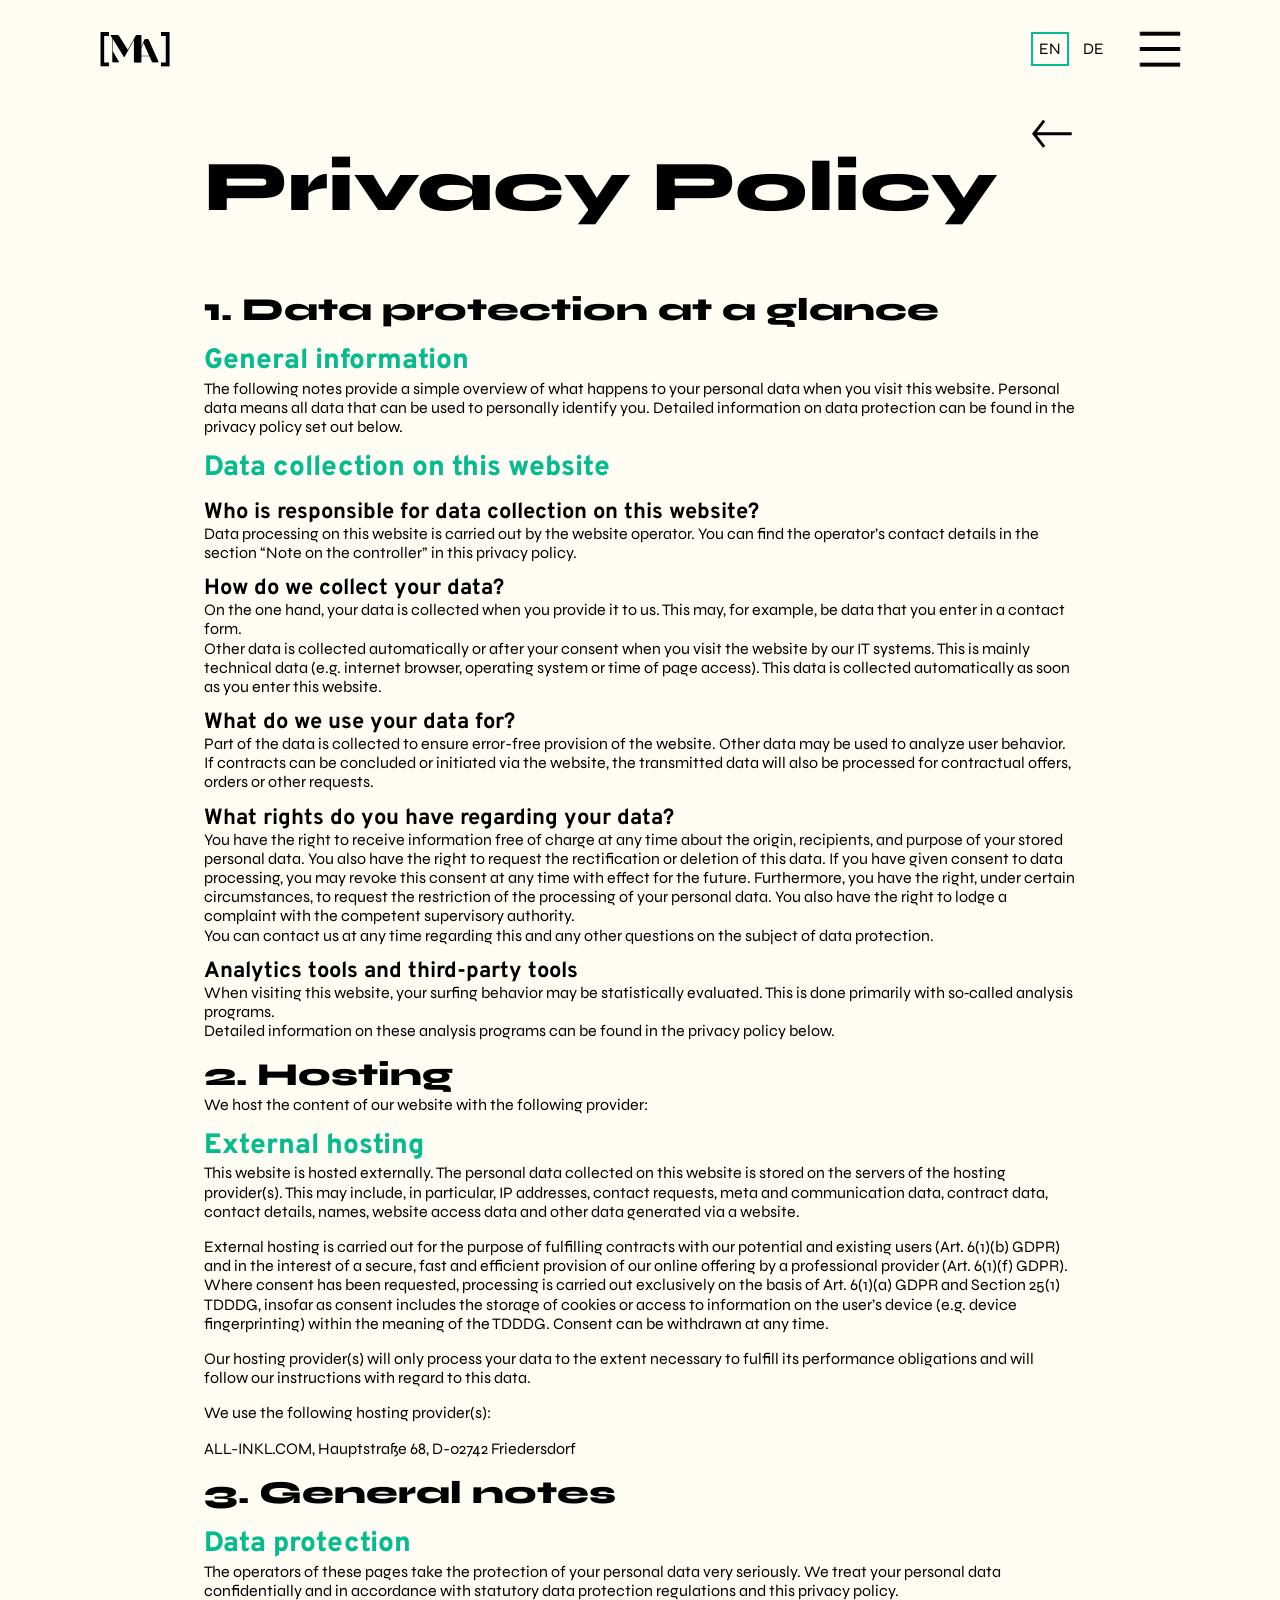
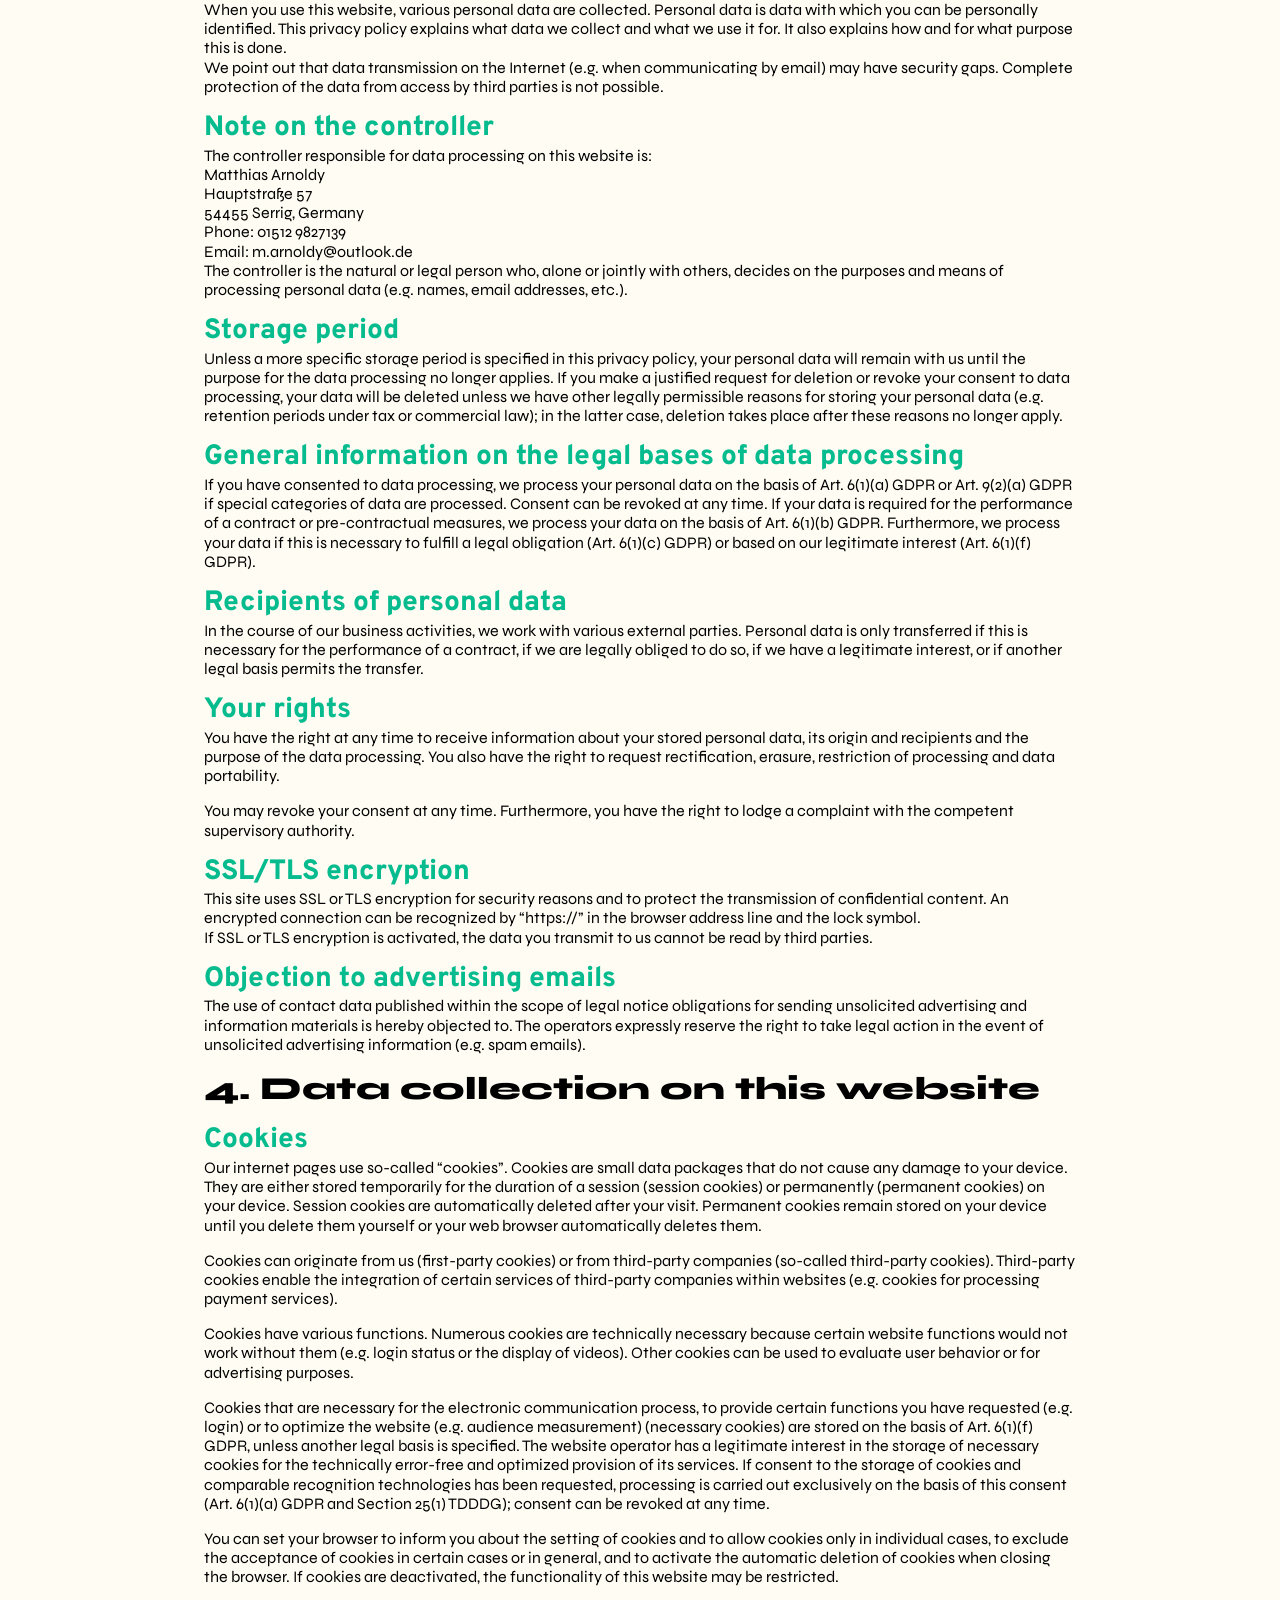
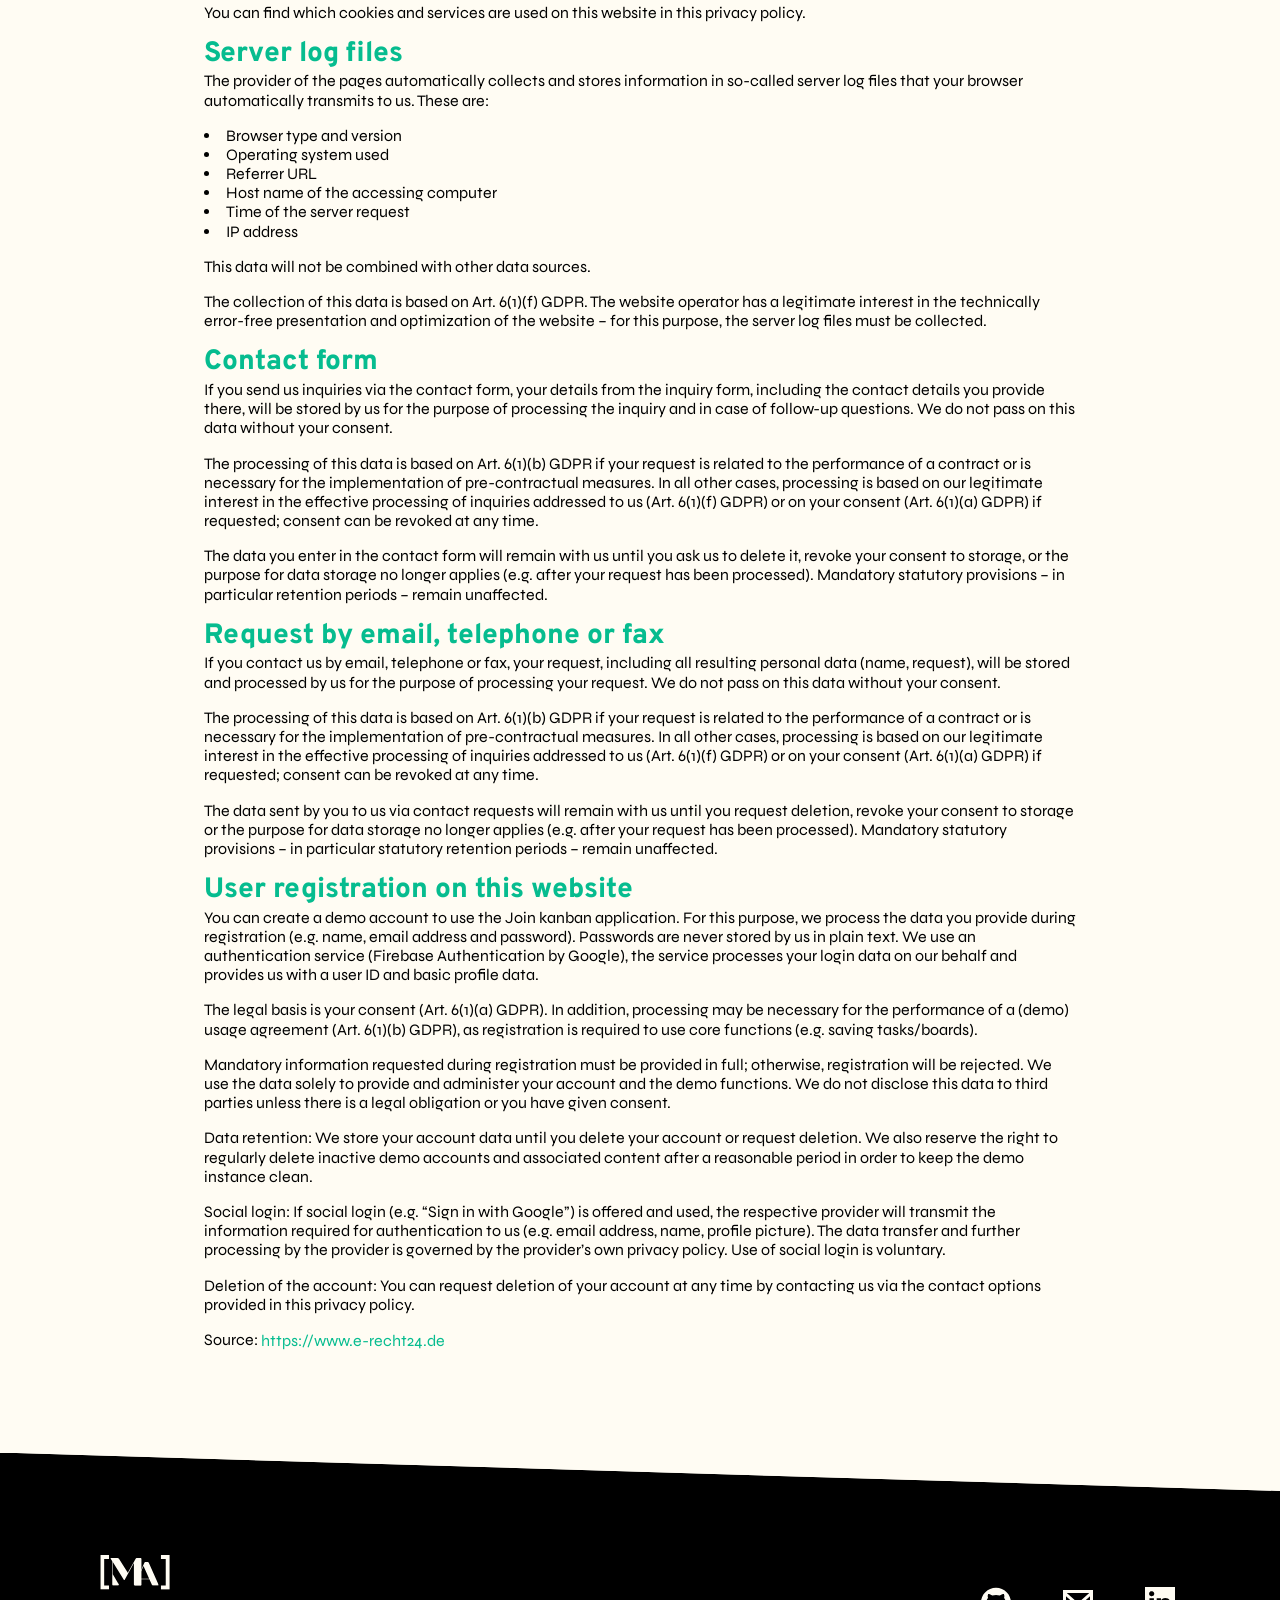
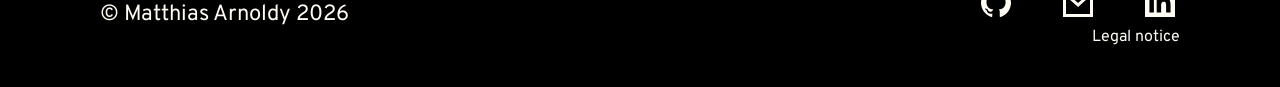
<file: pages/privacyPolicy.html>
<!DOCTYPE html>
<html lang="en">

<head>
    <meta charset="UTF-8">
    <meta name="viewport" content="width=device-width, initial-scale=1.0">
    <title data-i18n="privacy.meta.title">Privacy Policy</title>

    <link rel="icon" href="../assets/icons/initialDark.svg" media="(prefers-color-scheme: light)" type="image/svg+xml">
    <link rel="icon" href="../assets/icons/initialLight.svg" media="(prefers-color-scheme: dark)" type="image/svg+xml">

    <script src="../scripts/translations.js" defer></script>
    <script src="../scripts/contactState.js" defer></script>
    <script src="../scripts/contactForm.js" defer></script>
    <script src="../scripts/script.js" defer></script>

    <link rel="stylesheet" href="../styles/animation.css">
    <link rel="stylesheet" href="../styles/default.css">
    <link rel="stylesheet" href="../styles/header-intro-sections.css">
    <link rel="stylesheet" href="../styles/showcase-sections.css">
    <link rel="stylesheet" href="../styles/footer-dialog.css">
    <link rel="stylesheet" href="../styles/contact.css">
    <link rel="stylesheet" href="../style.css">
    <link rel="stylesheet" href="../styles/legalInformation/style.css">
    <link rel="stylesheet" href="../styles/responsive.css">
    <link rel="stylesheet" href="../styles/responsive-mobile.css">
    <link rel="stylesheet" href="../styles/legalInformation/responsive.css">
</head>

<body onload="init()">
    <a href="#main-content" class="sr-only skip-link" data-i18n="a11y.skipToMain">Skip to main content</a>
    <header class="navbar background__color--default">
        <div class="header__inner">
            <img class="logo" src="../assets/icons/initialDark.svg" alt="Initial Logo" data-i18n-alt="header.logoAlt">
            <nav>
                <fieldset class="language__toogle language__toogle--header" aria-label="Language" data-i18n-aria-label="header.languageLabel">
                    <label class="language__box">
                        <input class="language__radio sr-only" type="radio" name="language-header" value="en" checked>
                        <span class="language">EN</span>
                        <svg class="language__line" width="20" height="2" viewBox="0 0 20 2" fill="none" aria-hidden="true"
                            xmlns="http://www.w3.org/2000/svg">
                            <path d="M1 1L19 0.999998" stroke-width="2" stroke-linecap="round" />
                        </svg>
                    </label>
                    <label class="language__box">
                        <input class="language__radio sr-only" type="radio" name="language-header" value="de">
                        <span class="language">DE</span>
                        <svg class="language__line" width="20" height="2" viewBox="0 0 20 2" fill="none" aria-hidden="true"
                            xmlns="http://www.w3.org/2000/svg">
                            <path d="M1 1L19 0.999998" stroke-width="2" stroke-linecap="round" />
                        </svg>
                    </label>
                </fieldset>
                <button class="burgermenu__button" type="button" aria-label="Open menu" aria-expanded="false" data-i18n-aria-label="header.openMenu">
                    <svg class="burgermenu" width="44" height="38" viewBox="0 0 44 38" fill="none" xmlns="http://www.w3.org/2000/svg" aria-hidden="true">
                        <path class="burgermenu__line burgermenu__line--top" d="M2 2H42" stroke="black" stroke-width="4" stroke-linecap="square" vector-effect="non-scaling-stroke"/>
                        <path class="burgermenu__line burgermenu__line--middle" d="M2 19H42" stroke="black" stroke-width="4" stroke-linecap="square" vector-effect="non-scaling-stroke"/>
                        <path class="burgermenu__line burgermenu__line--bottom" d="M2 36H42" stroke="black" stroke-width="4" stroke-linecap="square" vector-effect="non-scaling-stroke"/>
                    </svg>
                </button>
            </nav>
        </div>
    </header>
    <a class="legal__back-link" href="../index.html" aria-label="Back to homepage" data-i18n-aria-label="privacy.backToHomepage">
        <svg class="legal__icon" width="55" height="39" viewBox="0 0 55 39" fill="none" xmlns="http://www.w3.org/2000/svg">
            <path d="M16.6729 1.23828L2.54664 19.1645L16.6728 37.0907" stroke="black" stroke-width="4" />
            <path d="M54.5898 19.1641L2.5459 19.1641" stroke="black" stroke-width="4" />
        </svg>
    </a>
    <main id="main-content" tabindex="-1">
        <h1 data-i18n="privacy.title">Privacy Policy</h1>
        <section class="gap-16">
            <h2 data-i18n="privacy.section1.title">1. Data protection at a glance</h2>
            <div>
                <h3 class="highlight" data-i18n="privacy.section1.general.title">General information</h3>
                <p class="legal__text" data-i18n="privacy.section1.general.text">
                    The following notes provide a simple overview of what
                    happens to your personal data when you visit this
                    website. Personal data means all data that can be used
                    to personally identify you. Detailed information on data
                    protection can be found in the privacy policy set out
                    below.
                </p>
            </div>
            <div class="gap-16">
                <h3 class="highlight" data-i18n="privacy.section1.collection.title">
                    Data collection on this website
                </h3>
                <div>
                    <h4 class="text__wrapper--subheadline" data-i18n="privacy.section1.collection.controller.title">
                        Who is responsible for data collection on this
                        website?
                    </h4>
                    <p data-i18n="privacy.section1.collection.controller.text">
                        Data processing on this website is carried out by the
                        website operator. You can find the operator’s contact
                        details in the section “Note on the controller” in
                        this privacy policy.
                    </p>
                </div>
                <div>
                    <h4 class="text__wrapper--subheadline" data-i18n="privacy.section1.collection.how.title">How do we collect your data?</h4>
                    <div>
                        <p data-i18n="privacy.section1.collection.how.text1">
                            On the one hand, your data is collected when you
                            provide it to us. This may, for example, be data
                            that you enter in a contact form.
                        </p>
                        <p data-i18n="privacy.section1.collection.how.text2">
                            Other data is collected automatically or after
                            your consent when you visit the website by our IT
                            systems. This is mainly technical data (e.g.
                            internet browser, operating system or time of page
                            access). This data is collected automatically as
                            soon as you enter this website.
                        </p>
                    </div>
                </div>
                <div>
                    <h4 class="text__wrapper--subheadline" data-i18n="privacy.section1.collection.usage.title">What do we use your data for?</h4>
                    <p data-i18n="privacy.section1.collection.usage.text">
                        Part of the data is collected to ensure error-free
                        provision of the website. Other data may be used to
                        analyze user behavior. If contracts can be concluded
                        or initiated via the website, the transmitted data
                        will also be processed for contractual offers, orders
                        or other requests.
                    </p>
                </div>
                <div>
                    <h4 class="text__wrapper--subheadline" data-i18n="privacy.section1.collection.rights.title">What rights do you have regarding your data?</h4>
                    <div>
                        <p data-i18n="privacy.section1.collection.rights.text1">
                            You have the right to receive information free of
                            charge at any time about the origin, recipients,
                            and purpose of your stored personal data. You also
                            have the right to request the rectification or
                            deletion of this data. If you have given consent
                            to data processing, you may revoke this consent at
                            any time with effect for the future. Furthermore,
                            you have the right, under certain circumstances,
                            to request the restriction of the processing of
                            your personal data. You also have the right to
                            lodge a complaint with the competent supervisory
                            authority.
                        </p>
                        <p data-i18n="privacy.section1.collection.rights.text2">
                            You can contact us at any time regarding this and
                            any other questions on the subject of data
                            protection.
                        </p>
                    </div>
                </div>
                <div>
                    <h4 class="text__wrapper--subheadline" data-i18n="privacy.section1.collection.analytics.title">Analytics tools and third-party tools</h4>
                    <div>
                        <p data-i18n="privacy.section1.collection.analytics.text1">
                            When visiting this website, your surfing behavior
                            may be statistically evaluated. This is done
                            primarily with so‑called analysis programs.
                        </p>
                        <p data-i18n="privacy.section1.collection.analytics.text2">
                            Detailed information on these analysis programs
                            can be found in the privacy policy below.
                        </p>
                    </div>
                </div>
            </div>
            <div>
                <h2 data-i18n="privacy.section2.title">2. Hosting</h2>
                <p class="legal__text" data-i18n="privacy.section2.intro">
                    We host the content of our website with the following
                    provider:
                </p>
            </div>
            <div>
                <h3 class="highlight" data-i18n="privacy.section2.external.title">External hosting</h3>
                <div class="gap-16">
                    <p data-i18n="privacy.section2.external.text1">
                        This website is hosted externally. The personal data
                        collected on this website is stored on the servers of
                        the hosting provider(s). This may include, in
                        particular, IP addresses, contact requests, meta and
                        communication data, contract data, contact details,
                        names, website access data and other data generated
                        via a website.
                    </p>
                    <p data-i18n="privacy.section2.external.text2">
                        External hosting is carried out for the purpose of
                        fulfilling contracts with our potential and existing
                        users (Art. 6(1)(b) GDPR) and in the interest of a
                        secure, fast and efficient provision of our online
                        offering by a professional provider (Art. 6(1)(f)
                        GDPR). Where consent has been requested, processing
                        is carried out exclusively on the basis of Art.
                        6(1)(a) GDPR and Section 25(1) TDDDG, insofar as
                        consent includes the storage of cookies or access to
                        information on the user’s device (e.g. device
                        fingerprinting) within the meaning of the TDDDG.
                        Consent can be withdrawn at any time.
                    </p>
                    <p data-i18n="privacy.section2.external.text3">
                        Our hosting provider(s) will only process your data
                        to the extent necessary to fulfill its performance
                        obligations and will follow our instructions with
                        regard to this data.
                    </p>
                    <p data-i18n="privacy.section2.external.text4">
                        We use the following hosting provider(s):
                    </p>
                    <p data-i18n="privacy.section2.external.text5">
                        ALL-INKL.COM, Hauptstraße 68, D-02742 Friedersdorf
                    </p>
                </div>
            </div>
            <h2 class="legal__heading" data-i18n="privacy.section3.title">
                3. General notes
            </h2>
            <div>
                <h3 class="highlight" data-i18n="privacy.section3.dataProtection.title">Data protection</h3>
                <p data-i18n="privacy.section3.dataProtection.text1">
                    The operators of these pages take the protection of your
                    personal data very seriously. We treat your personal
                    data confidentially and in accordance with statutory
                    data protection regulations and this privacy policy.
                </p>
                <p data-i18n="privacy.section3.dataProtection.text2">
                    When you use this website, various personal data are
                    collected. Personal data is data with which you can be
                    personally identified. This privacy policy explains what
                    data we collect and what we use it for. It also explains
                    how and for what purpose this is done.
                </p>
                <p data-i18n="privacy.section3.dataProtection.text3">
                    We point out that data transmission on the Internet
                    (e.g. when communicating by email) may have security
                    gaps. Complete protection of the data from access by
                    third parties is not possible.
                </p>
            </div>
            <div>
                <h3 class="highlight" data-i18n="privacy.section3.controller.title">Note on the controller</h3>
                <p data-i18n="privacy.section3.controller.text1">
                    The controller responsible for data processing on this
                    website is:
                </p>
                <p data-i18n="privacy.section3.controller.text2" data-i18n-mode="html">
                    Matthias Arnoldy<br />
                    Hauptstraße 57<br />
                    54455 Serrig, Germany
                </p>
                <p data-i18n="privacy.section3.controller.text3" data-i18n-mode="html">
                    Phone: 01512 9827139<br />
                    Email: m.arnoldy@outlook.de
                </p>
                <p data-i18n="privacy.section3.controller.text4">
                    The controller is the natural or legal person who, alone
                    or jointly with others, decides on the purposes and
                    means of processing personal data (e.g. names, email
                    addresses, etc.).
                </p>
            </div>
            <div>
                <h3 class="highlight" data-i18n="privacy.section3.storage.title">Storage period</h3>
                <p data-i18n="privacy.section3.storage.text">
                    Unless a more specific storage period is specified in
                    this privacy policy, your personal data will remain with
                    us until the purpose for the data processing no longer
                    applies. If you make a justified request for deletion or
                    revoke your consent to data processing, your data will
                    be deleted unless we have other legally permissible
                    reasons for storing your personal data (e.g. retention
                    periods under tax or commercial law); in the latter
                    case, deletion takes place after these reasons no longer
                    apply.
                </p>
            </div>
            <div>
                <h3 class="highlight" data-i18n="privacy.section3.legalBases.title">
                    General information on the legal bases of data
                    processing
                </h3>
                <p data-i18n="privacy.section3.legalBases.text">
                    If you have consented to data processing, we process
                    your personal data on the basis of Art. 6(1)(a) GDPR or
                    Art. 9(2)(a) GDPR if special categories of data are
                    processed. Consent can be revoked at any time. If your
                    data is required for the performance of a contract or
                    pre-contractual measures, we process your data on the
                    basis of Art. 6(1)(b) GDPR. Furthermore, we process your
                    data if this is necessary to fulfill a legal obligation
                    (Art. 6(1)(c) GDPR) or based on our legitimate interest
                    (Art. 6(1)(f) GDPR).
                </p>
            </div>
            <div>
                <h3 class="highlight" data-i18n="privacy.section3.recipients.title">
                    Recipients of personal data
                </h3>
                <p data-i18n="privacy.section3.recipients.text">
                    In the course of our business activities, we work with
                    various external parties. Personal data is only
                    transferred if this is necessary for the performance of
                    a contract, if we are legally obliged to do so, if we
                    have a legitimate interest, or if another legal basis
                    permits the transfer.
                </p>
            </div>
            <div>
                <h3 class="highlight" data-i18n="privacy.section3.rights.title">Your rights</h3>
                <div class="gap-16">
                    <p data-i18n="privacy.section3.rights.text1">
                        You have the right at any time to receive information
                        about your stored personal data, its origin and
                        recipients and the purpose of the data processing.
                        You also have the right to request rectification,
                        erasure, restriction of processing and data
                        portability.
                    </p>
                    <p data-i18n="privacy.section3.rights.text2">
                        You may revoke your consent at any time. Furthermore,
                        you have the right to lodge a complaint with the
                        competent supervisory authority.
                    </p>
                </div>
            </div>
            <div>
                <h3 class="highlight" data-i18n="privacy.section3.ssl.title">SSL/TLS encryption</h3>
                <p data-i18n="privacy.section3.ssl.text1">
                    This site uses SSL or TLS encryption for security
                    reasons and to protect the transmission of confidential
                    content. An encrypted connection can be recognized by
                    “https://” in the browser address line and the lock
                    symbol.
                </p>
                <p data-i18n="privacy.section3.ssl.text2">
                    If SSL or TLS encryption is activated, the data you
                    transmit to us cannot be read by third parties.
                </p>
            </div>
            <div>
                <h3 class="highlight" data-i18n="privacy.section3.objection.title">
                    Objection to advertising emails
                </h3>
                <p data-i18n="privacy.section3.objection.text">
                    The use of contact data published within the scope of
                    legal notice obligations for sending unsolicited
                    advertising and information materials is hereby objected
                    to. The operators expressly reserve the right to take
                    legal action in the event of unsolicited advertising
                    information (e.g. spam emails).
                </p>
            </div>
            <h2 class="legal__heading" data-i18n="privacy.section4.title">
                4. Data collection on this website
            </h2>
            <div class="gap-16">
                <div>
                    <h3 class="highlight" data-i18n="privacy.section4.cookies.title">Cookies</h3>
                    <div class="gap-16">
                    <p data-i18n="privacy.section4.cookies.text1">
                        Our internet pages use so-called “cookies”. Cookies
                        are small data packages that do not cause any damage
                        to your device. They are either stored temporarily
                        for the duration of a session (session cookies) or
                        permanently (permanent cookies) on your device.
                        Session cookies are automatically deleted after your
                        visit. Permanent cookies remain stored on your device
                        until you delete them yourself or your web browser
                        automatically deletes them.
                    </p>
                    <p data-i18n="privacy.section4.cookies.text2">
                        Cookies can originate from us (first-party cookies)
                        or from third-party companies (so-called third-party
                        cookies). Third-party cookies enable the integration
                        of certain services of third-party companies within
                        websites (e.g. cookies for processing payment
                        services).
                    </p>
                    <p data-i18n="privacy.section4.cookies.text3">
                        Cookies have various functions. Numerous cookies are
                        technically necessary because certain website
                        functions would not work without them (e.g. login
                        status or the display of videos). Other cookies can
                        be used to evaluate user behavior or for advertising
                        purposes.
                    </p>
                    <p data-i18n="privacy.section4.cookies.text4">
                        Cookies that are necessary for the electronic
                        communication process, to provide certain functions
                        you have requested (e.g. login) or to optimize the
                        website (e.g. audience measurement) (necessary
                        cookies) are stored on the basis of Art. 6(1)(f)
                        GDPR, unless another legal basis is specified. The
                        website operator has a legitimate interest in the
                        storage of necessary cookies for the technically
                        error-free and optimized provision of its services.
                        If consent to the storage of cookies and comparable
                        recognition technologies has been requested,
                        processing is carried out exclusively on the basis of
                        this consent (Art. 6(1)(a) GDPR and Section 25(1)
                        TDDDG); consent can be revoked at any time.
                    </p>
                    <p data-i18n="privacy.section4.cookies.text5">
                        You can set your browser to inform you about the
                        setting of cookies and to allow cookies only in
                        individual cases, to exclude the acceptance of
                        cookies in certain cases or in general, and to
                        activate the automatic deletion of cookies when
                        closing the browser. If cookies are deactivated, the
                        functionality of this website may be restricted.
                    </p>
                    <p data-i18n="privacy.section4.cookies.text6">
                        You can find which cookies and services are used on
                        this website in this privacy policy.
                    </p>
                    </div>
                </div>
                <div>
                    <h3 class="highlight" data-i18n="privacy.section4.serverLogs.title">Server log files</h3>
                    <div class="gap-16">
                    <p data-i18n="privacy.section4.serverLogs.text1">
                        The provider of the pages automatically collects and
                        stores information in so-called server log files that
                        your browser automatically transmits to us. These
                        are:
                    </p>
                    <ul>
                        <li data-i18n="privacy.section4.serverLogs.list.browser">Browser type and version</li>
                        <li data-i18n="privacy.section4.serverLogs.list.os">Operating system used</li>
                        <li data-i18n="privacy.section4.serverLogs.list.referrer">Referrer URL</li>
                        <li data-i18n="privacy.section4.serverLogs.list.host">Host name of the accessing computer</li>
                        <li data-i18n="privacy.section4.serverLogs.list.time">Time of the server request</li>
                        <li data-i18n="privacy.section4.serverLogs.list.ip">IP address</li>
                    </ul>
                    <p data-i18n="privacy.section4.serverLogs.text2">
                        This data will not be combined with other data
                        sources.
                    </p>
                    <p data-i18n="privacy.section4.serverLogs.text3">
                        The collection of this data is based on Art. 6(1)(f)
                        GDPR. The website operator has a legitimate interest
                        in the technically error-free presentation and
                        optimization of the website – for this purpose, the
                        server log files must be collected.
                    </p>
                    </div>
                </div>
                <div>
                    <h3 class="highlight" data-i18n="privacy.section4.contactForm.title">Contact form</h3>
                    <div class="gap-16">
                    <p data-i18n="privacy.section4.contactForm.text1">
                        If you send us inquiries via the contact form, your
                        details from the inquiry form, including the contact
                        details you provide there, will be stored by us for
                        the purpose of processing the inquiry and in case of
                        follow-up questions. We do not pass on this data
                        without your consent.
                    </p>
                    <p data-i18n="privacy.section4.contactForm.text2">
                        The processing of this data is based on Art. 6(1)(b)
                        GDPR if your request is related to the performance of
                        a contract or is necessary for the implementation of
                        pre-contractual measures. In all other cases,
                        processing is based on our legitimate interest in the
                        effective processing of inquiries addressed to us
                        (Art. 6(1)(f) GDPR) or on your consent (Art. 6(1)(a)
                        GDPR) if requested; consent can be revoked at any
                        time.
                    </p>
                    <p data-i18n="privacy.section4.contactForm.text3">
                        The data you enter in the contact form will remain
                        with us until you ask us to delete it, revoke your
                        consent to storage, or the purpose for data storage
                        no longer applies (e.g. after your request has been
                        processed). Mandatory statutory provisions – in
                        particular retention periods – remain unaffected.
                    </p>
                    </div>
                </div>
                <div>
                    <h3 class="highlight" data-i18n="privacy.section4.contactRequests.title">
                        Request by email, telephone or fax
                    </h3>
                    <div class="gap-16">
                    <p data-i18n="privacy.section4.contactRequests.text1">
                        If you contact us by email, telephone or fax, your
                        request, including all resulting personal data (name,
                        request), will be stored and processed by us for the
                        purpose of processing your request. We do not pass on
                        this data without your consent.
                    </p>
                    <p data-i18n="privacy.section4.contactRequests.text2">
                        The processing of this data is based on Art. 6(1)(b)
                        GDPR if your request is related to the performance of
                        a contract or is necessary for the implementation of
                        pre-contractual measures. In all other cases,
                        processing is based on our legitimate interest in the
                        effective processing of inquiries addressed to us
                        (Art. 6(1)(f) GDPR) or on your consent (Art. 6(1)(a)
                        GDPR) if requested; consent can be revoked at any
                        time.
                    </p>
                    <p data-i18n="privacy.section4.contactRequests.text3">
                        The data sent by you to us via contact requests will
                        remain with us until you request deletion, revoke
                        your consent to storage or the purpose for data
                        storage no longer applies (e.g. after your request
                        has been processed). Mandatory statutory provisions –
                        in particular statutory retention periods – remain
                        unaffected.
                    </p>
                    </div>
                </div>
                <div>
                    <h3 class="highlight" data-i18n="privacy.section4.registration.title">
                        User registration on this website
                    </h3>
                    <div class="gap-16">
                    <p data-i18n="privacy.section4.registration.text1">
                        You can create a demo account to use the Join kanban
                        application. For this purpose, we process the data
                        you provide during registration (e.g. name, email
                        address and password). Passwords are never stored by
                        us in plain text. We use an authentication service
                        (Firebase Authentication by Google), the service
                        processes your login data on our behalf and provides
                        us with a user ID and basic profile data.
                    </p>
                    <p data-i18n="privacy.section4.registration.text2">
                        The legal basis is your consent (Art. 6(1)(a) GDPR).
                        In addition, processing may be necessary for the
                        performance of a (demo) usage agreement (Art. 6(1)(b)
                        GDPR), as registration is required to use core
                        functions (e.g. saving tasks/boards).
                    </p>
                    <p data-i18n="privacy.section4.registration.text3">
                        Mandatory information requested during registration
                        must be provided in full; otherwise, registration
                        will be rejected. We use the data solely to provide
                        and administer your account and the demo functions.
                        We do not disclose this data to third parties unless
                        there is a legal obligation or you have given
                        consent.
                    </p>
                    <p data-i18n="privacy.section4.registration.text4">
                        Data retention: We store your account data until you
                        delete your account or request deletion. We also
                        reserve the right to regularly delete inactive demo
                        accounts and associated content after a reasonable
                        period in order to keep the demo instance clean.
                    </p>
                    <p data-i18n="privacy.section4.registration.text5">
                        Social login: If social login (e.g. “Sign in with
                        Google”) is offered and used, the respective provider
                        will transmit the information required for
                        authentication to us (e.g. email address, name,
                        profile picture). The data transfer and further
                        processing by the provider is governed by the
                        provider’s own privacy policy. Use of social login is
                        voluntary.
                    </p>
                    <p data-i18n="privacy.section4.registration.text6">
                        Deletion of the account: You can request deletion of
                        your account at any time by contacting us via the
                        contact options provided in this privacy policy.
                    </p>
                    </div>
                </div>
            </div>
            <p>
                <span data-i18n="privacy.source.label">Source:</span>
                <a class="legal__link" href="https://www.e-recht24.de" target="_blank" rel="noopener noreferrer"
                    aria-label="Open e-recht24 (opens in a new tab)" data-i18n-aria-label="privacy.source.linkAria">https://www.e-recht24.de</a>
            </p>
        </section>
    </main>
    <section class="footer">
        <div class="footer__panel-shell">
            <div class="footer__panel">
                <div class="footer__content">
                    <footer>
                        <div class="footer__copyright">
                            <img class="footer__initial" src="../assets/icons/initialLight.svg" alt="Initial Logo" data-i18n-alt="footer.logoAlt">
                            <p class="footer__copyright--text default__text default__text--22 default__text--400">&copy;
                                Matthias Arnoldy 2026</p>
                            <a class="footer__mail default__text default__text--22 default__text--300"
                                href="../index.html#contact">m.arnoldy@outlook.de</a>
                        </div>
                        <div class="footer__quicklinks">
                            <a class="footer__icon-wrap" href="https://github.com/matthiasarnoldy" target="_blank"
                                rel="noopener noreferrer" aria-label="Open GitHub (opens in a new tab)" data-i18n-aria-label="footer.links.github">
                                <img class="footer__icon" src="../assets/icons/github.svg" alt="GitHub" data-i18n-alt="footer.links.githubAlt">
                            </a>
                            <a class="footer__icon-wrap" href="mailto:m.arnoldy@outlook.de"
                                aria-label="Write an E-Mail" data-i18n-aria-label="footer.links.mail">
                                <img class="footer__icon" src="../assets/icons/email.svg" alt="Email" data-i18n-alt="footer.links.mailAlt">
                            </a>
                            <a class="footer__icon-wrap" href="https://www.linkedin.com/in/matthias-arnoldy/" target="_blank"
                                rel="noopener noreferrer" aria-label="Open LinkedIn (opens in a new tab)" data-i18n-aria-label="footer.links.linkedin">
                                <img class="footer__icon" src="../assets/icons/linkedIn.svg" alt="LinkedIn" data-i18n-alt="footer.links.linkedinAlt">
                            </a>
                        </div>
                    </footer>
                    <div class="footer__legalnotice">
                        <a href="./legalNotice.html"
                            class="footer__legalnotice--text default__text default__text--16 default__text--400" data-i18n="footer.legalNotice">Legal
                            notice</a>
                    </div>
                </div>
            </div>
        </div>
    </section>
    <dialog class="burger-dialog" aria-label="Menu" aria-modal="true">
        <div class="navbar background__color--default">
            <div class="header__inner">
                <img class="logo" src="../assets/icons/initialDark.svg" alt="Initial Logo" data-i18n-alt="header.logoAlt">
                <nav>
                <fieldset class="language__toogle language__toogle--dialog" aria-label="Language" data-i18n-aria-label="header.languageLabel">
                    <label class="language__box">
                        <input class="language__radio sr-only" type="radio" name="language-dialog" value="en" checked>
                        <span class="language">EN</span>
                        <svg class="language__line" width="20" height="2" viewBox="0 0 20 2" fill="none" aria-hidden="true"
                            xmlns="http://www.w3.org/2000/svg">
                            <path d="M1 1L19 0.999998" stroke-width="2" stroke-linecap="round" />
                        </svg>
                    </label>
                    <label class="language__box">
                        <input class="language__radio sr-only" type="radio" name="language-dialog" value="de">
                        <span class="language">DE</span>
                        <svg class="language__line" width="20" height="2" viewBox="0 0 20 2" fill="none" aria-hidden="true"
                            xmlns="http://www.w3.org/2000/svg">
                            <path d="M1 1L19 0.999998" stroke-width="2" stroke-linecap="round" />
                        </svg>
                    </label>
                </fieldset>
                <button class="burgermenu__button is-open" type="button" aria-label="Open menu" aria-expanded="false" data-i18n-aria-label="header.openMenu">
                    <svg class="burgermenu" width="44" height="38" viewBox="0 0 44 38" fill="none" xmlns="http://www.w3.org/2000/svg" aria-hidden="true">
                        <path class="burgermenu__line burgermenu__line--top" d="M2 2H42" stroke="black" stroke-width="4" stroke-linecap="square" vector-effect="non-scaling-stroke"/>
                        <path class="burgermenu__line burgermenu__line--middle" d="M2 19H42" stroke="black" stroke-width="4" stroke-linecap="square" vector-effect="non-scaling-stroke"/>
                        <path class="burgermenu__line burgermenu__line--bottom" d="M2 36H42" stroke="black" stroke-width="4" stroke-linecap="square" vector-effect="non-scaling-stroke"/>
                    </svg>
                </button>
            </nav>
            </div>
        </div>
        <nav class="burger-dialog__content" aria-label="Page navigation">
            <a href="../index.html#about" class="dialog__quicklink">
                <span class="dialog__quicklink--text" data-i18n="dialog.nav.about">About</span>
                <img class="dialog__quicklink--icon" src="../assets/icons/angle.svg" alt="" aria-hidden="true">
            </a>
            <a href="../index.html#skills" class="dialog__quicklink">
                <span class="dialog__quicklink--text" data-i18n="dialog.nav.skills">My Skills</span>
                <img class="dialog__quicklink--icon" src="../assets/icons/angle.svg" alt="" aria-hidden="true">
            </a>
            <a href="../index.html#portfolio" class="dialog__quicklink">
                <span class="dialog__quicklink--text" data-i18n="portfolio.headline">Portfolio</span>
                <img class="dialog__quicklink--icon" src="../assets/icons/angle.svg" alt="" aria-hidden="true">
            </a>
        </nav>
        <section class="contact">
            <div class="dialog__panel-shell">
                <div class="dialog__panel">
                    <div class="contact__content dialog__content">
                        <footer class="footer__dialog">
                            <div class="footer__copyright footer__copyright--dialog">
                                <h2 data-i18n="contact.headline">Say Hi!</h2>
                                <p class="footer__copyright--text default__text default__text--22 default__text--400">&copy;
                                    Matthias Arnoldy 2026</p>
                                <a class="footer__mail default__text default__text--22 default__text--300"
                                    href="#contact">m.arnoldy@outlook.de</a>
                            </div>
                            <div class="footer__quicklinks footer__quicklinks--dialog">
                                <a class="footer__icon-wrap" href="https://github.com/matthiasarnoldy" target="_blank"
                                    rel="noopener noreferrer" aria-label="Open GitHub (opens in a new tab)" data-i18n-aria-label="footer.links.github">
                                    <img class="footer__icon" src="../assets/icons/github.svg" alt="GitHub" data-i18n-alt="footer.links.githubAlt">
                                </a>
                                <a class="footer__icon-wrap" href="mailto:m.arnoldy@outlook.de"
                                    aria-label="Write an E-Mail" data-i18n-aria-label="footer.links.mail">
                                    <img class="footer__icon" src="../assets/icons/email.svg" alt="Email" data-i18n-alt="footer.links.mailAlt">
                                </a>
                                <a class="footer__icon-wrap" href="https://www.linkedin.com/in/matthias-arnoldy/" target="_blank"
                                    rel="noopener noreferrer" aria-label="Open LinkedIn (opens in a new tab)" data-i18n-aria-label="footer.links.linkedin">
                                    <img class="footer__icon" src="../assets/icons/linkedIn.svg" alt="LinkedIn" data-i18n-alt="footer.links.linkedinAlt">
                                </a>
                            </div>
                        </footer>
                    </div>
                </div>
            </div>
        </section>
    </dialog>
</body>

</html>
</file>
<file: styles/animation.css>
@keyframes scrollArrow {
    0% {
        transform: translateY(-100%);
    }
    100% {
        transform: translateY(100%);
    }
}

@keyframes arrowRightHeadSlide {
    0%   { transform: translate(0, 0); }
    55%  { transform: translate(-65px, 65px); }
    100% { transform: translate(-65px, 65px); }
}

@keyframes arrowRightShaftStretch {
    0%   { stroke-dasharray: 70 30; }
    55%  { 
        stroke-dasharray: 100 0;
        transform: translate(0, 0); 
    }
    100% { 
        stroke-dasharray: 70 30; 
        transform: translate(-65px, 65px);
    }
}

@keyframes arrowLeftHeadSlide {
    0%   { transform: translate(0, 0); }
    55%  { transform: translate(-65px, 65px); }
    100% { transform: translate(-65px, 65px); }
}

@keyframes arrowLeftShaftStretch {
    0%   { stroke-dasharray: 70 30; }
    55%  { 
        stroke-dasharray: 100 0;
        transform: translate(0, 0); 
    }
    100% { 
        stroke-dasharray: 70 30; 
        transform: translate(-65px, 65px);
    }
}

@keyframes skillsLogoOrbit {
    0% {
        transform: translateX(0) scale(1.00);
    }
    5% {
        transform: translateX(12px) scaleX(0.45) rotate(-25deg);
    }
    10% {
        transform: translateX(24px) scale(0.96);
    }
    15% {
        transform: translateX(12px) scaleX(0.45) rotate(-25deg);
    }
    20% {
        transform: translateX(48px) scale(0.92);
    }
    25% {
        transform: translateX(60px) scale(0.90);
    }
    30% {
        transform: translateX(48px) scale(0.88);
    }
    35% {
        transform: translateX(36px) scale(0.86);
    }
    40% {
        transform: translateX(24px) scale(0.84);
    }
    45% {
        transform: translateX(12px) scale(0.82);
    }
    50% {
        transform: translateX(0px) scale(0.80);
    }
    55% {
        transform: translateX(-12px) scale(0.82);
    }
    60% {
        transform: translateX(-24px) scale(0.84);
    }
    65% {
        transform: translateX(-36px) scale(0.86);
    }
    70% {
        transform: translateX(-48px) scale(0.88);
    }
    75% {
        transform: translateX(-60px) scale(0.9);
    }
    80% {
        transform: translateX(-48px) scale(0.92);
    }
    85% {
        transform: translateX(-36px) scale(0.94);
    }
    90% {
        transform: translateX(-24px) scale(0.96);
    }
    95% {
        transform: translateX(-12px) scale(0.98);
    }
    100% {
        transform: translateX(0px) scale(1.00);
    }
}

@keyframes burgerTopIn {
    0% {
        transform: scaleX(1) rotate(0deg);
    }
    25% {
        transform: scaleX(0.55) rotate(0deg);
    }
    50% {
        transform: translateX(9px) translateY(0) scaleX(0.55) rotate(0deg);
    }
    75% {
        transform: translateX(18px) translateY(-2px) scaleX(0.45) rotate(-25deg);
    }
    100% {
        transform: translateX(9px) translateY(10px) scaleX(0.35) rotate(-15deg);
    }
}

@keyframes burgerTopOut {
    0% {
        transform: translateX(9px) translateY(10px) scaleX(0.35) rotate(-15deg);
    }
    25% {
        transform: translateX(18px) translateY(-2px) scaleX(0.45) rotate(-25deg);
    }

    50% {
        transform: translateX(18px) translateY(-2px) scaleX(0.45) rotate(0deg);
    }

    75% {
        transform: translateX(9px) translateY(0) scaleX(0.55) rotate(0deg);
    }

    100% {
        transform: scaleX(1) rotate(0deg);
    }
}

@keyframes burgerMiddleIn {
    0% {
        transform: scaleX(1) rotate(0deg);
    }
    100% {
        transform: scaleX(1) rotate(35deg);
    }
}

@keyframes burgerMiddleOut {
    0% {
        transform: scaleX(1) rotate(35deg);
    }
    100% {
        transform: scaleX(1) rotate(0deg);
    }
}

@keyframes burgerBottomIn {
    0% {
        transform: scaleX(1) rotate(0deg);
    }
    25% {
        transform: scaleX(0.55) rotate(0deg);
    }
    50% {
        transform: translateX(-9px) translateY(0) scaleX(0.55) rotate(0deg);
    }
    75% {
        transform: translateX(-18px) translateY(2px) scaleX(0.45) rotate(-25deg);
    }
    100% {
        transform: translateX(-9px) translateY(-10px) scaleX(0.35) rotate(-15deg);
    }
}

@keyframes burgerBottomOut {
    0% {
        transform: translateX(-9px) translateY(-10px) scaleX(0.35) rotate(-15deg);
    }
    25% {
        transform: translateX(-18px) translateY(2px) scaleX(0.45) rotate(-25deg);
    }
    50% {
        transform: translateX(-18px) translateY(2px) scaleX(0.45) rotate(0deg);
    }
    75% {
        transform: translateX(-9px) translateY(0) scaleX(0.55) rotate(0deg);
    }
    100% {
        transform: scaleX(1) rotate(0deg);
    }
}

@keyframes dialogContentIn {
    from {
        opacity: 0;
        transform: translateY(100vh);
    }

    to {
        opacity: 1;
        transform: translateY(0);
    }
}

@keyframes dialogFooterIn {
    from {
        transform: translateY(100vh);
    }

    to {
        transform: translateY(0);
    }
}

@keyframes dialogContentOut {
    from {
        opacity: 1;
        transform: translateY(0);
    }

    to {
        opacity: 0;
        transform: translateY(100vh);
    }
}

@keyframes dialogFooterOut {
    from {
        transform: translateY(0);
    }

    to {
        transform: translateY(100vh);
    }
}

@keyframes contact-status-toast {
    0% {
        opacity: 0;
        transform: translate(-50%, 50vh);
    }
    20% {
        opacity: 1;
        transform: translate(-50%, 0);
    }
    80% {
        opacity: 1;
        transform: translate(-50%, 0);
    }
    100% {
        opacity: 0;
        transform: translate(-50%, 50vh);
    }
}

@keyframes dialogQuicklinkLineGrowLeft {
    0% {
        opacity: 1;
        width: calc(100% / 2);
        right: 0;
    }
    100% {
        opacity: 1;
        width: calc(100%);
        right: 0;
    }
}
</file>
<file: styles/default.css>
@font-face {
    font-family: "Syne";
    src: url(../assets/fonts/Syne-VariableFont_wght.ttf);
}

@font-face {
    font-family: "Overpass";
    src: url(../assets/fonts/Overpass-VariableFont_wght.ttf);
}

:root {
    --color-bg: #FFFCF3;
    --color-text: #000;
    --color-highlight: #06BC8F;
    --color-error: #E61D40;
    --color-done: #70E71A;
}

html,
body,
.burger-dialog {
    scrollbar-width: thin;
    scrollbar-color: var(--color-highlight) var(--color-bg);
}

html::-webkit-scrollbar,
body::-webkit-scrollbar,
.burger-dialog::-webkit-scrollbar {
    width: 12px;
    height: 12px;
}

html::-webkit-scrollbar-track,
body::-webkit-scrollbar-track,
.burger-dialog::-webkit-scrollbar-track {
    background: var(--color-bg);
}

html::-webkit-scrollbar-thumb,
body::-webkit-scrollbar-thumb,
.burger-dialog::-webkit-scrollbar-thumb {
    background: var(--color-highlight);
    border: 3px solid var(--color-bg);
    border-radius: 999px;
}

html::-webkit-scrollbar-thumb:hover,
body::-webkit-scrollbar-thumb:hover,
.burger-dialog::-webkit-scrollbar-thumb:hover {
    background: var(--color-text);
}

input:-webkit-autofill,
input:-webkit-autofill:hover,
input:-webkit-autofill:focus,
input:-webkit-autofill:active {
	-webkit-box-shadow: 0 0 0 30px var(--color-text) inset !important;
	-webkit-text-fill-color: var(--color-bg) !important;
	font-family: "Overpass", Arial, Helvetica, sans-serif !important;
    transition: background-color 9999s ease-in-out 0s;
}

input.is-keyboard-focus,
textarea.is-keyboard-focus {
	outline: 3px solid var(--color-highlight);
    outline-offset: 4px;
}

.default__text {
    font-family: "Overpass", Arial, Helvetica, sans-serif;
}

.default__text--16 {
    font-size: 16px;
}

.default__text--18 {
    font-size: 18px;
}

.default__text--22 {
    font-size: 22px;
}

.default__text--22constante {
    font-size: 22px;
}

.default__text--23 {
    font-size: 23px;
}

.default__text--23response {
    font-size: 23px;
}

.default__text--300 {
    font-weight: 300;
}

.default__text--400 {
    font-weight: 400;
}

.default__text--700 {
    font-weight: 700;
}

button,
.button {
    padding: 20px 60px;
    background-color: transparent;
    color: var(--color-text);
    border: 4px solid var(--color-text);
    cursor: pointer;
    transition: all 100ms ease-out;
    display: inline-block;
    text-decoration: none;
}

button span,
.button span {
    transition: all 100ms ease-out;
}

button:hover,
.button:hover {
    padding: 20px 80px;
}

button:hover span,
.button:hover span {
    font-weight: 700;
}

button:active,
.button:active {
    background-color: var(--color-text);
}

button:active span,
.button:active span {
    font-weight: 400;
    color: var(--color-bg);
}

button:disabled {
    opacity: 0.5;
    pointer-events: none;
}

h1 {
    font-size: clamp(36px, 8.21vw + 9.71px, 128px);
    font-weight: 800;
}

h2 {
    font-family: "Syne", Arial, Helvetica, sans-serif;
    font-size: clamp(36px, 4.07vw + 19.28px, 78px);
    font-weight: 800;
    transition: color 100ms ease-in-out;
}

h2:hover {
    color: var(--color-highlight);
}

h3 {
    font-size: clamp(23px, 2.38vw + 13.72px, 48px);
    font-weight: 700;
}

h4 {
    font-family: "Overpass", Arial, Helvetica, sans-serif;
    font-size: clamp(32px, 1.16vw + 28.29px, 45px);
    font-weight: 800;
    line-height: 1.0;
}

h5 {
    font-family: "Overpass", Arial, Helvetica, sans-serif;
    font-size: 32px;
    font-weight: 700;
}

a {
    text-decoration: none;
}

.error__message {
    color: #E61C40;
}

.error__message--input {
    padding-left: 4px;
}

.background__color--default {
    background-color: var(--color-bg);
}

.absolute {
    position: absolute;
}

.d-none {
    display: none;
}

.highlight {
    color: var(--color-highlight);
}

@media (prefers-reduced-motion: reduce) {

    .hero__arrow {
        animation: none;
    }

    .arrow__right--head,
    .arrow__right--shaft,
    .arrow__left--head,
    .arrow__left--shaft {
        animation: none;
        stroke-dasharray: unset;
    }

    .skills__box:hover img {
        animation: none;
    }

    .burgermenu__line--top,
    .burgermenu__line--middle,
    .burgermenu__line--bottom,
    .burger-dialog .contact__content,
    .burger-dialog .footer__dialog,
    .contact__status-message.is-visible {
        animation-duration: 0.01ms !important;
        animation-iteration-count: 1 !important;
    }

    *,
    *::before,
    *::after {
        transition-duration: 0.01ms !important;
        transition-delay: 0s !important;
    }
}
</file>
<file: styles/header-intro-sections.css>
.navbar {
    position: fixed;
    top: 0;
    left: 0;
    width: 100%;
    z-index: 1000;
}

.header__inner {
    width: 100%;
    max-width: 1440px;
    margin: 0 auto;
    padding: 30px 100px;
    display: flex;
    justify-content: space-between;
    align-items: center;
}

nav {
    display: flex;
    justify-content: space-between;
    align-items: center;
    gap: 28px;
}

.logo {
    width: 70px;
}

.burgermenu__button {
    all: unset;
    display: flex;
    justify-content: center;
    align-items: center;
    cursor: pointer;
}

.burgermenu__button:focus-visible {
    outline: 3px solid var(--color-highlight);
    outline-offset: 4px;
}

.burgermenu__button:hover {
    padding: 0;
}

.burgermenu__button:active {
    padding: 0;
    background-color: transparent;
}

.burgermenu {
    width: 40px;
    overflow: visible;
    cursor: pointer;
}

.burgermenu__line {
    transform-box: fill-box;
    transform-origin: center;
}

.burgermenu__button .burgermenu__line--top {
    animation: burgerTopOut 220ms ease-out both;
}

.burgermenu__button.is-open .burgermenu__line--top {
    animation: burgerTopIn 220ms ease-out both;
}

.burgermenu__button .burgermenu__line--middle {
    animation: burgerMiddleOut 220ms ease-out both;
}

.burgermenu__button.is-open .burgermenu__line--middle {
    animation: burgerMiddleIn 220ms ease-out both;
}

.burgermenu__button .burgermenu__line--bottom {
    animation: burgerBottomOut 220ms ease-out both;
}

.burgermenu__button.is-open .burgermenu__line--bottom {
    animation: burgerBottomIn 220ms ease-out both;
}

.language__toogle {
    border: 0;
    margin: 0;
    padding: 0;
    min-inline-size: auto;
    display: flex;
    gap: 6px;
}

.language__toogle--dialog {
    display: none;
}

.language__box {
    padding: 3px 6px;
    display: flex;
    justify-content: center;
    align-items: flex-end;
    flex-direction: column;
    border: 2px solid transparent;
    cursor: pointer;
    transition: all 100ms ease-in-out;
}

.language__box.active,
.language__box:has(.language__radio:checked) {
    border: 2px solid var(--color-highlight);
    cursor: default;
}

.language__box:has(.language__radio:focus-visible) {
    outline: 2px solid var(--color-highlight);
    outline-offset: 2px;
}

.language {
    margin-top: 2px;
}

.language__line {
    width: 18px;
}

.language__line path {
    stroke: transparent;
}

.language__box:hover .language__line path{
    stroke: var(--color-text);
}

.language__box.active:hover .language__line path,
.language__box:has(.language__radio:checked):hover .language__line path{
    stroke: transparent;
}

.language__box:active{
    border: 2px solid var(--color-text);
}

.language__box.active:active,
.language__box:has(.language__radio:checked):active{
    border: 2px solid var(--color-highlight);
}

.language__box:active .language__line path{
    stroke: transparent;
}

main {
    width: 100%;
    max-width: 1440px;
    margin: 0 auto;
    padding: 0 100px;
}

.hero {
    line-height: 1.0;
    letter-spacing: -2.5%;
    position: relative;
    width: 100%;
    height: 100vh;
    height: 100dvh;
    display: flex;
    justify-content: center;
    align-items: center;
    flex-direction: column;
    gap: 12px;
}

.hero__content {
    width: fit-content;
    display: inline-flex;
    flex-direction: column;
}

.hero__headline {
    text-align: center;
    display: inline-block;
}

.hero__headline span {
    display: block;
}

.hero__subheader {
    width: 100%;
    display: flex;
    align-items: center;
    gap: 20px;
}

.hero__line {
    min-width: 0;
    height: 3px;
    display: block;
    flex: 1 1 auto;
}

.hero__subheadline {
    font-family: "Overpass", Arial, Helvetica, sans-serif;
    margin-top: 8px;
    color: var(--color-highlight);
    flex-shrink: 0;
}

.hero__mail {
    left: 0;
    top: calc(100vh - 16px);
    color: var(--color-text);
    transform: translateY(-100%) rotate(180deg);
    writing-mode: vertical-rl;
    text-decoration: none;
}

.hero__scrolldown {
    bottom: 16px;
    right: 0;
    display: flex;
    justify-content: center;
    align-items: center;
    flex-direction: column;
    overflow: hidden;
}

.hero__arrow {
    height: 163px;
    padding: 10px;
    overflow: hidden;
    animation: scrollArrow 2s infinite linear;
}

.hero__arrow--text {
    z-index: 10;
}

.hero__arrow--text span {
    display: block;
}

.about {
    padding: 112px 0 0;
    display: flex;
    flex-direction: column;
    gap: 48px;
}

.about__profile {
    display: flex;
    justify-content: space-between;
}

.profile__text {
    width: 50%;
    display: flex;
    flex-direction: column;
    gap: 48px;
}

.about__profile--attributes {
    display: flex;
    justify-content: center;
    flex-direction: column;
    gap: 16px;
}

.about__profile--info {
    display: flex;
    align-items: center;
    gap: 8px;
}

.about__profile--icon {
    height: 40px;
}

.about__profile--infotext {
    margin-top: 6px;
}

.about__profile-button--link {
    width: fit-content;
    align-self: center;
}

.about__profile-button {
    align-self: center;
}

.profile__img-wrap {
    position: relative;
    width: 45%;
    aspect-ratio: 1/1;
}

.profile__img-wrap::after {
    content: "";
    position: absolute;
    top: 20px;
    left: 20px;
    width: 100%;
    aspect-ratio: 1/1;
    border: 4px solid var(--color-text);
    opacity: 0;
    pointer-events: none;
    z-index: 1;
    transition: all 100ms ease-in-out;
}

.profile__img-wrap:hover::after {
    opacity: 1;
}

.profile__img {
    width: 100%;
    aspect-ratio: 1/1;
    object-fit: cover;
    object-position: 50% 45%;
}

.arrow {
    position: relative;
    width: 100%;
    height: 300px;
    overflow: hidden;
    z-index: 999;
}

.arrow__right {
    display: flex;
    justify-content: flex-end;
}

.arrow__right--icon {
    display: block;
    overflow: visible;
}

.arrow__right--head {
    transform: translate(0, 0);
}

.arrow__right--shaft {
    stroke-dasharray: 70 30;
    transform: translate(0, 0);
}

.arrow__left {
    display: flex;
    justify-content: flex-start;
}

.arrow__left--icon {
    display: block;
    overflow: visible;
    transform: scaleX(-1);
}

.arrow__left--head {
    transform: translate(0, 0);
}

.arrow__left--shaft {
    stroke-dasharray: 70 30;
    transform: translate(0, 0);
}

.arrow.is-in-view .arrow__right--head {
    animation: arrowRightHeadSlide 1s ease-out forwards;
}

.arrow.is-in-view .arrow__right--shaft {
    animation: arrowRightShaftStretch 1s ease-out forwards;
}

.arrow.is-in-view .arrow__left--head {
    animation: arrowLeftHeadSlide 1s ease-out forwards;
}

.arrow.is-in-view .arrow__left--shaft {
    animation: arrowLeftShaftStretch 1s ease-out forwards;
}
</file>
<file: styles/showcase-sections.css>
.skills {
    position: relative;
    display: flex;
    align-items: center;
    flex-direction: column;
}

.skills__headline {
    padding: 10px;
}

.skills__wrapper {
    width: 100%;
    margin: clamp(28px, 2.59vw + 19.71px, 57px) 0 0;
    padding: 120px 100px;
    display: flex;
    align-items: center;
    flex-direction: column;
    gap: 16px;
    border: 4px solid black;
}

.skills__presentation {
    display: flex;
    justify-content: space-evenly;
    flex-wrap: wrap;
    gap: 78px 88px;
}

.skills__box {
    width: 100px;
    display: flex;
    align-items: center;
    flex-direction: column;
    flex-shrink: 0;
    gap: 10px;
    text-align: center;
    overflow: hidden;
}

.skills__box img {
    transform-origin: center;
    will-change: transform;
}

.skills__box--text {
    transition: color 100ms ease;
}

.skills__box:hover .skills__box--text {
    color: var(--color-highlight);
    transition-delay: 0s;
}

.skills__box:hover img {
    animation: skillsLogoOrbit 0.3s ease-out 1;
}

.skills__learning {
    display: flex;
    align-items: flex-end;
    gap: 10px;
}

.skills__learning--button {
    padding: 5px 10px;
    display: inline-block;
    position: relative;
    vertical-align: middle;
    white-space: nowrap;
    text-align: center;
    color: var(--color-highlight);
    text-decoration: none;
    cursor: pointer;
    transition: all 100ms ease-in-out;
}

.skills__learning--button::before {
    content: "";
    position: absolute;
    bottom: 3px;
    left: 50%;
    width: 50%;
    height: 2px;
    background-color: var(--color-highlight);
    border-radius: 2px;
    opacity: 0;
    transform: translateX(-100%);
    transform-origin: center;
    transition: all 100ms ease-in;
}

.skills__learning--button:hover::before {
    transform: translateX(-10px);
    opacity: 1;
}

.skills__learning--button::after {
    content: attr(data-text);
    height: 0;
    display: block;
    font-weight: 700;
    visibility: hidden;
    white-space: nowrap;
    overflow: hidden;
    pointer-events: none;
}

.skills__learning--button:hover {
    font-weight: 700;
}

.portfolio {
    display: flex;
    align-items: center;
    flex-direction: column;
    gap: 116px;
}

.portfolio__header {
    width: max-content;
    display: inline-flex;
    flex-direction: column;
    gap: 24px;
}

.portfolio__headline {
    text-align: center;
    width: max-content;
    align-self: center;
}

.portfolio__subheadline {
    width: 0;
    min-width: 100%;
}

.portfolio__subheadline p {
    width: 100%;
    max-width: 100%;
    margin: 0;
    text-align: center;
    overflow-wrap: break-word;
}

.portfolio__presentation {
    width: 100%;
    display: flex;
    flex-direction: column;
    gap: 72px;
}

.portfolio__wrapper {
    position: relative;
    display: flex;
    justify-content: space-between;
}

.portfolio__wrapper--left {
    flex-direction: row;
}

.portfolio__wrapper--right {
    flex-direction: row-reverse;
}

.portfolio__img--wrap {
    position: relative;
    width: 50%;
    padding: 34px 0 0;
    background-color: var(--color-bg);
    z-index: 10;
}

.portfolio__img--wrapLeft::after,
.portfolio__img--wrapRight::after {
    content: "";
    position: absolute;
    top: 54px;
    width: 100%;
    aspect-ratio: 31 / 20;
    border: 4px solid var(--color-text);
    opacity: 0;
    pointer-events: none;
    z-index: 1;
    transition: all 100ms ease-in-out;
}

.portfolio__img--wrapLeft::after {
    left: 20px;
}

.portfolio__img--wrapRight::after {
    right: 20px;
}

.portfolio__img--wrapLeft::before,
.portfolio__img--wrapRight::before {
    content: "";
    position: absolute;
    top: calc(12px + 100% / 2);
    width: 48px;
    height: 48px;
    background-image: url('../assets/icons/arrowDownDarkBg.svg');
    background-size: contain;
    background-repeat: no-repeat;
    background-position: center;
    opacity: 0;
    pointer-events: none;
    z-index: 2;
    transition: opacity 0.3s ease, transform 0.3s ease;
}

.portfolio__img--wrapLeft::before {
    right: -26px;
    transform: translate(50%, -50%) rotate(0deg);
}

.portfolio__img--wrapRight::before {
    left: -26px;
    transform: translate(-50%, -50%) rotate(0deg);
}

.portfolio__wrapper:hover .portfolio__img--wrapLeft::after,
.portfolio__wrapper:focus-within .portfolio__img--wrapLeft::after {
    opacity: 1;
}

.portfolio__wrapper:hover .portfolio__img--wrapRight::after,
.portfolio__wrapper:focus-within .portfolio__img--wrapRight::after {
    opacity: 1;
}

.portfolio__wrapper:hover .portfolio__img--wrapLeft::before,
.portfolio__wrapper:focus-within .portfolio__img--wrapLeft::before {
    opacity: 1;
    transform: translate(50%, -50%) rotate(-135deg) scale(1.56);
}

.portfolio__wrapper:hover .portfolio__img--wrapRight::before,
.portfolio__wrapper:focus-within .portfolio__img--wrapRight::before {
    opacity: 1;
    transform: translate(-50%, -50%) rotate(135deg) scale(1.56);
}

.portfolio__wrapper:hover .portfolio__img--wrap,
.portfolio__wrapper:focus-within .portfolio__img--wrap {
    opacity: 1;
}

.portfolio__img {
    display: block;
    width: 100%;
    aspect-ratio: 31 / 20;
    filter: grayscale(100%);
    object-fit: cover;
    object-position: center;
    transition: all 300ms ease-in-out;
}

.portfolio__wrapper:hover .portfolio__img,
.portfolio__wrapper:focus-within .portfolio__img {
    filter: grayscale(0);
}

.portfolio__details {
    width: 43%;
    padding: 24px 0 0;
    display: flex;
    justify-content: center;
    flex-direction: column;
    gap: 35px;
    z-index: 0;
    transition: transform 0.15s ease-out;
}

.portfolio__wrapper:nth-child(even) .portfolio__description {
    text-align: right;
}

.portfolio__details--left {
    transform: translateX(-130%);
}

.portfolio__details--right {
    transform: translateX(130%);
}

.portfolio__wrapper:hover .portfolio__details--left,
.portfolio__wrapper:hover .portfolio__details--right,
.portfolio__wrapper:focus-within .portfolio__details--left,
.portfolio__wrapper:focus-within .portfolio__details--right {
    transform: translateX(0);
}

.portfolio__description {
    padding: 56px 0 0;
    display: flex;
    justify-content: center;
    flex-direction: column;
    gap: 15px;
}

.portfolio__description--text {
    color: var(--color-highlight);
}

.portfolio__links {
    display: flex;
    justify-content: space-between;
    align-items: center;
}

.portfolio__number--left {
    font-family: "Syne", Arial, Helvetica, sans-serif;
    position: absolute;
    top: 0;
    right: 0;
    z-index: 100;
}

.portfolio__number--right {
    font-family: "Syne", Arial, Helvetica, sans-serif;
    position: absolute;
    top: 0;
    left: 0;
    z-index: 100;
}

.references {
    padding: 120px 0 0;
    display: flex;
    align-items: center;
    flex-direction: column;
    gap: 40px;
}

.references__headline {
    padding: 0 0 10px;
}

.references__text {
    max-width: 1080px;
    text-align: center;
    text-wrap: balance;
}

.references__wrapper {
    width: 100%;
    display: flex;
    justify-content: center;
    gap: 24px;
}

.references__box {
    max-width: 400px;
    padding: 24px 16px;
    display: flex;
    align-items: center;
    flex-direction: column;
    gap: 24px;
    border: 4px solid var(--color-text);
    transition: all 100ms ease-in-out;
}

.references__box--iconpath {
    transition: all 100ms ease-in-out;
}

.references__box:hover {
    border: 4px solid var(--color-highlight);
}

.references__box:hover .references__box--iconpath {
    fill: var(--color-highlight);
}

.references__box--quote {
    display: flex;
    align-items: center;
    flex-direction: column;
    gap: 16px;
}

.references__box--name {
    display: flex;
    align-items: center;
    flex-direction: column;
    gap: 8px;
}
</file>
<file: styles/footer-dialog.css>
footer {
    width: 100%;
    position: relative;
    display: flex;
    justify-content: space-between;
    align-items: center;
}

.footer__initial {
    width: 70px;
}

.footer__copyright {
    display: flex;
    flex-direction: column;
    gap: 12px;
}

.footer__copyright.footer__copyright--dialog {
    align-self: flex-start;
}

.footer__mail {
    color: var(--color-bg);
    display: none;
}

.footer__quicklinks {
    display: flex;
    gap: 42px;
}

.footer__quicklinks.footer__quicklinks--dialog {
    align-self: flex-end;
}

.footer__icon-wrap {
    width: 40px;
    height: 50px;
    display: flex;
    align-items: flex-end;
    cursor: pointer;
}

.footer__icon {
    display: block;
    width: 40px;
    height: 40px;
    transition: transform 100ms ease-in-out;
}

.footer__icon-wrap:hover .footer__icon {
    transform: translateY(-10px);
}

.footer__arrow-link {
    right: 0;
    bottom: 119px;
}

.footer__arrow {
    color: var(--color-bg);
    overflow: visible;
    cursor: pointer;
}

.footer__arrow--head {
    stroke-dasharray: 52 52;
    stroke-dashoffset: 0;
    transform-box: fill-box;
    transform-origin: center;
    transition: transform 500ms ease-in-out;
}

.footer__arrow--shaft {
    stroke-dasharray: 52 200;
    stroke-dashoffset: 0;
    transition: stroke-dasharray 500ms ease-in-out;
}

.footer__arrow:hover .footer__arrow--head {
    transform: translateY(-24px);
}

.footer__arrow:hover .footer__arrow--shaft {
    stroke-dasharray: 76 200;
}

.footer__legalnotice {
    width: 100%;
    display: flex;
    justify-content: flex-end;
    color: var(--color-bg);
}

.footer__legalnotice--text {
    display: inline-block;
    position: relative;
    vertical-align: middle;
    color: var(--color-bg);
    text-decoration: none;
    cursor: pointer;
    transition: all 100ms ease-in-out;
}

.footer__legalnotice--text::before {
    content: "";
    position: absolute;
    bottom: 0;
    left: 50%;
    width: 50%;
    height: 2px;
    background-color: var(--color-highlight);
    border-radius: 2px;
    opacity: 0;
    transform: translateX(-100%);
    transform-origin: center;
    transition: all 100ms ease-in;
}

.footer__legalnotice--text:hover::before {
    transform: translateX(0);
    opacity: 1;
}

.footer__legalnotice--text::after {
    content: attr(data-text);
    height: 0;
    display: block;
    font-weight: 700;
    visibility: hidden;
    white-space: nowrap;
    overflow: hidden;
    pointer-events: none;
}

.footer__legalnotice--text:hover {
    font-weight: 700;
}

.burger-dialog {
    inset: 0;
    width: 100%;
    height: 100vh;
    height: 100dvh;
    max-width: none;
    max-height: none;
    margin: 0;
    padding: 0;
    overflow-x: hidden;
    overflow-y: scroll;
    -webkit-overflow-scrolling: touch;
    background-color: var(--color-bg);
    align-items: stretch;
    flex-direction: column;
    border: none;
}

.burger-dialog:not([open]) {
    display: none;
}

.burger-dialog[open] {
    display: flex;
}

.burger-dialog .navbar {
    position: sticky;
    top: 0;
    left: 0;
    z-index: 1001;
    flex-shrink: 0;
}

.burger-dialog[open] .burger-dialog__content {
    animation: dialogContentIn 500ms ease-out both;
}

.burger-dialog[open] .contact {
    animation: dialogFooterIn 500ms ease-out both;
}

.burger-dialog.is-closing .burger-dialog__content {
    animation: dialogContentOut 500ms ease-in both;
}

.burger-dialog.is-closing .contact {
    animation: dialogFooterOut 500ms ease-in both;
}

.burger-dialog__content {
    width: 100%;
    display: flex;
    justify-content: flex-start;
    align-items: center;
    flex-direction: column;
    flex: 1 0 auto;
    min-height: 0;
    gap: 35px;
    z-index: 999;
}

.burger-dialog .contact {
    margin-top: 0;
    margin-top: auto;
    flex: 0 0 auto;
    flex-shrink: 0;
}

.burger-dialog .dialog__panel-shell {
    flex-shrink: 0;
}

.dialog__quicklink {
    position: relative;
    padding: 25px 29px;
    line-height: 1.0;
    color: var(--color-text);
    border: 4px solid transparent;
    transition: border-color 120ms ease-in-out;
}

.dialog__quicklink::after {
    content: "";
    position: absolute;
    right: 0;
    left: auto;
    bottom: -4px;
    height: 4px;
    width: calc(100% / 2);
    background-color: var(--color-text);
    opacity: 0;
}

.dialog__quicklink--text {
    display: inline-block;
    font-family: "Syne", Arial, Helvetica, sans-serif;
    font-size: clamp(45px, calc(30.43px + 4.55vw), 96px);
    font-weight: 700;
    min-width: clamp(244px, calc(165.14px + 24.64vw), 520px);
    white-space: nowrap;
    text-align: center;
    transition: color 180ms ease-in-out;
}

.dialog__quicklink--icon {
    position: absolute;
    left: 0;
    bottom: 0;
    transition: opacity 220ms ease-in-out;
}

.dialog__quicklink:hover .dialog__quicklink--icon,
.dialog__quicklink:focus-visible .dialog__quicklink--icon {
    opacity: 0;
}

.dialog__quicklink:hover::after,
.dialog__quicklink:focus-visible::after {
    animation: dialogQuicklinkLineGrowLeft 500ms ease-out forwards;
}

.dialog__quicklink:active {
    border-color: var(--color-text);
}

.dialog__quicklink:active::after {
    animation: none;
    opacity: 0;
}

.dialog__panel-shell {
    width: 100%;
    clip-path: polygon(0 0, 100% 12vw, 100% 100%, 0 100%);
}

.dialog__panel {
    min-height: 0;
    background-color: var(--color-text);
    clip-path: polygon(0 0, 100% 12vw, 100% 100%, 0 100%);
}

.dialog__content {
    padding-top: 10vw;
}
</file>
<file: styles/contact.css>
.contact {
    width: 100%;
    align-self: stretch;
    margin-inline: 0;
    margin-top: -96px;
    display: flex;
    align-items: center;
    flex-direction: column;
    background-color: var(--color-bg);
}

.contact__panel-shell {
    width: 100%;
    clip-path: polygon(0 0, 100% 12vw, 100% 100%, 0 100%);
}

.contact__panel {
    min-height: 0;
    background-color: var(--color-text);
    clip-path: polygon(0 0, 100% 12vw, 100% 100%, 0 100%);
}

.contact__content {
    width: 100%;
    max-width: 1440px;
    margin: -1px auto 0;
    padding: 12vw 100px 40px;
    color: var(--color-bg);
}

.contact__headline {
    width: fit-content;
    padding-bottom: 58px;
}

.contact__formular-container {
    padding-bottom: 34px;
    display: flex;
    align-items: center;
    flex-direction: column;
}

.contact__formular--headline {
    padding-bottom: 18px;
    color: var(--color-highlight);
}

.contact__formular--greeting {
    padding-bottom: 22px;
}

.contact__formular {
    width: 100%;
    max-width: 620px;
    display: flex;
    align-items: center;
    flex-direction: column;
    gap: 8px;
}

.contact__input-wrapper {
    width: 100%;
    display: flex;
    flex-direction: column;
    gap: 8px;
}

.contact__field {
    width: 100%;
    position: relative;
    border: 4px solid transparent;
    outline: 0 solid transparent;
    outline-offset: -4px;
    box-shadow: inset 0 -2px 0 0 var(--color-bg);
    transition: outline-color 100ms ease-in-out, outline-width 100ms ease-in-out, box-shadow 100ms ease-in-out;
}

.contact__input {
    width: 100%;
    padding: 15px 25px;
    display: block;
    border: none;
    background: transparent;
    color: var(--color-bg);
    outline: none;
    transition: color 100ms ease-in-out;
}

.contact__input.is-validated[aria-invalid="true"] {
    background-image: url("../assets/icons/error.svg");
    background-repeat: no-repeat;
    background-size: 25px 25px;
    background-position: calc(100% - 16px) center;
    padding-right: 56px;
}

.contact__input.is-validated[aria-invalid="false"] {
    background-image: url("../assets/icons/done.svg");
    background-repeat: no-repeat;
    background-size: 25px 25px;
    background-position: calc(100% - 16px) center;
    padding-right: 56px;
}

.contact__input--textarea.is-validated[aria-invalid="true"],
.contact__input--textarea.is-validated[aria-invalid="false"] {
    background-position: calc(100% - 16px) 16px;
}

.contact__field::after {
    content: "";
    position: absolute;
    right: 16px;
    top: 50%;
    transform: translateY(-50%);
    width: 25px;
    height: 25px;
    opacity: 0;
    pointer-events: none;
    background-repeat: no-repeat;
    background-size: 25px 25px;
}

.contact__field:has(.contact__input.is-validated[aria-invalid="true"])::after {
    opacity: 1;
    background-image: url("../assets/icons/error.svg");
}

.contact__field:has(.contact__input.is-validated[aria-invalid="false"])::after {
    opacity: 1;
    background-image: url("../assets/icons/done.svg");
}

.contact__field:has(.contact__input--textarea.is-validated[aria-invalid="true"])::after,
.contact__field:has(.contact__input--textarea.is-validated[aria-invalid="false"])::after {
    top: 16px;
    transform: none;
}

.contact__field:hover {
    outline: 4px solid var(--color-bg);
    box-shadow: none;
}

.contact__field:focus-within,
.contact__field:has(.contact__input:not(:placeholder-shown)) {
    outline: 2px solid var(--color-bg);
    box-shadow: none;
}

.contact__input::placeholder {
    color: var(--color-bg);
    opacity: 1;
    transition: opacity 100ms ease-in-out;
}

.contact__field:focus-within .contact__input::placeholder {
    opacity: 0;
}

.contact__floating {
    position: absolute;
    top: 0;
    left: 15px;
    transform: translateY(-50%);
    padding: 0 6px;
    background-color: var(--color-text);
    color: var(--color-bg);
    opacity: 0;
    pointer-events: none;
    transition: opacity 100ms ease-in-out;
}

.contact__field:focus-within .contact__floating,
.contact__field .contact__input:not(:placeholder-shown) + .contact__floating {
    opacity: 1;
}

.contact__formular-wrapper {
    width: 100%;
    display: flex;
    align-items: center;
    flex-direction: column;
    gap: 16px;
}

.contact__input--textarea {
    resize: vertical;
    height: 200px;
    min-height: 100px;
    max-height: 400px;
}

.contact__input--textarea::-webkit-resizer {
    background: url("../assets/icons/resize.svg") no-repeat right bottom;
    background-size: 13px 13px;
    background-position: calc(100% - 7px) calc(100% - 7px);
}

.contact__sendingprocess {
    display: flex;
    align-items: center;
    flex-direction: column;
    gap: 12px;
}

.contact__privacy {
    display: flex;
    align-items: center;
    gap: 4px;
    color: var(--color-bg);
}

.contact__privacy--checkbox {
    appearance: none;
    width: 24px;
    height: 24px;
    background: url("../assets/icons/checkboxDefault.svg") center/24px 24px no-repeat;
    flex-shrink: 0;
    cursor: pointer;
    transition: all 100ms ease-in-out;
}

.contact__privacy--checkbox:hover,
.contact__privacy:hover .contact__privacy--checkbox {
    background-image: url("../assets/icons/checkboxDefaultHover.svg");
    border-color: var(--color-highlight);
}

.contact__privacy--checkbox:checked {
    background-image: url("../assets/icons/checkboxChecked.svg");
    border-color: var(--color-highlight);
}

.contact__privacy--checkbox:checked:hover,
.contact__privacy:hover .contact__privacy--checkbox:checked {
    background-image: url("../assets/icons/checkboxCheckedHover.svg");
}

.contact__privacy--text {
    margin-top: 4px;
}

.contact__privacy--link {
    padding: 5px 7px;
    display: inline-block;
    vertical-align: middle;
    white-space: nowrap;
    text-align: center;
    color: var(--color-highlight);
    text-decoration: none;
    transition: all 100ms ease-in-out;
}

.contact__privacy--link::after {
    content: attr(data-text);
    display: block;
    font-weight: 700;
    visibility: hidden;
    white-space: nowrap;
    height: 0;
    overflow: hidden;
    pointer-events: none;
}

.contact__privacy--link:hover,
.contact__privacy:hover .contact__privacy--link {
    font-weight: 700;
}

.contact__send {
    border-color: #bbbbbb;
    color: #bbbbbb;
}

.contact__send:active {
    background-color: #bbbbbb;
}

.contact__send:active span {
    color: var(--color-text);
}

.contact__status-message {
    position: fixed;
    left: 50%;
    bottom: 50%;
    z-index: 1000;
    min-width: 260px;
    max-width: min(90vw, 420px);
    margin: 0;
    padding: 16px 28px;
    border: 4px solid var(--color-text);
    background-color: var(--color-bg);
    box-shadow: 0 8px 30px rgba(0, 0, 0, 0.12);
    opacity: 0;
    pointer-events: none;
    text-align: center;
    transform: translateX(-50%);
}

.contact__status-message.is-visible {
    animation: contact-status-toast 5s ease-in-out forwards;
}

.contact__status-message.is-success {
    border-color: var(--color-done);
    color: var(--color-done);
}

.contact__status-message.is-error {
    border-color: var(--color-error);
    color: var(--color-error);
}
</file>
<file: style.css>
* {
    padding: 0;
    margin: 0;
    box-sizing: border-box;
    scroll-behavior: smooth;
}

html {
    background-color: var(--color-bg);
    cursor: default;
}

body {
    font-family: "Syne", Arial, Helvetica, sans-serif;
    font-size: 16px;
    font-weight: 400;
    line-height: 1.2;
    width: 100%;
    margin: 0;
    display: flex;
    align-items: stretch;
    flex-direction: column;
}

[id]:not(#page-top):not(#main-content) {
    scroll-margin-top: 100px;
}

.sr-only {
    position: absolute;
    width: 1px;
    height: 1px;
    padding: 0;
    margin: -1px;
    overflow: hidden;
    clip: rect(0, 0, 0, 0);
    white-space: nowrap;
    border: 0;
}

.skip-link:focus,
.skip-link:focus-visible {
    position: fixed;
    top: 24px;
    left: 50%;
    width: auto;
    height: auto;
    margin: 0;
    padding: 10px 16px;
    clip: auto;
    overflow: visible;
    white-space: normal;
    transform: translateX(-50%);
    background-color: var(--color-bg);
    color: var(--color-text);
    border: 2px solid var(--color-highlight);
    font-family: "Overpass", Arial, Helvetica, sans-serif;
    font-size: 16px;
    line-height: 1;
    text-decoration: none;
    box-shadow: 0 2px 8px rgba(0, 0, 0, 0.08);
    z-index: 2000;
}
</file>
<file: styles/responsive.css>
@media (max-width: 1200px) {
    .portfolio__details {
        gap: 30px;
    }

    .portfolio__description {
        padding: 24px 0 0;
    }
}

@media (max-width: 1080px) {
    .skills__wrapper {
        padding: 80px 24px;
    }

    .skills__presentation {
        gap: 56px;
    }

    .portfolio__presentation {
        gap: 40px;
    }

    .portfolio__wrapper {
        flex-direction: column;
        overflow: hidden;
    }

    .portfolio__wrapper--left {
        align-items: flex-start;
    }

    .portfolio__wrapper--right {
        align-items: flex-end;
    }

    .portfolio__img--wrap {
        width: 580px;
        padding: 56px 0 0;
    }

    .portfolio__img--wrapLeft::after,
    .portfolio__img--wrapRight::after {
        top: 70px;
    }

    .portfolio__img--wrapLeft::after {
        left: 14px;
    }

    .portfolio__img--wrapRight::after {
        right: 14px;
    }

    .portfolio__img--wrapLeft::before,
    .portfolio__img--wrapRight::before {
        top: calc(18px + 100%);
        width: 36px;
        height: 36px;
    }

    .portfolio__img--wrapLeft::before {
        right: calc(50% - 36px);
        transform: translate(-50%, -50%) rotate(180deg);
    }

    .portfolio__img--wrapRight::before {
        left: 50%;
        transform: translate(-50%, -50%) rotate(-180deg);
    }

    .portfolio__wrapper:hover .portfolio__img--wrapLeft::before,
    .portfolio__wrapper:focus-within .portfolio__img--wrapLeft::before {
        transform: translate(-50%, -50%) rotate(45deg) scale(1.56);
    }

    .portfolio__wrapper:hover .portfolio__img--wrapRight::before,
    .portfolio__wrapper:focus-within .portfolio__img--wrapRight::before {
        transform: translate(-50%, -50%) rotate(-45deg) scale(1.56);
    }

    .portfolio__details {
        width: 580px;
    }

    .portfolio__details--left, .portfolio__details--right {
        transform: translateX(0);
        transform: translateY(-155%);
    }

    .references__wrapper {
        flex-wrap: wrap;
    }

    .references__box {
        flex: 0 1 min(400px, calc((100% - 24px) / 2));
        width: min(400px, calc((100% - 24px) / 2));
        max-width: none;
    }

    .burger-dialog__content {
        justify-content: center;
    }

    .dialog__quicklink {
        padding: 20px 28px;
    }

    .dialog__quicklink--icon {
        height: 40px;
    }
}

@media (max-width: 920px) {
    .about {
        gap: 32px;
    }

    .about__profile {
        justify-content: flex-start;
        align-items: center;
        flex-direction: column;
    }

    .profile__text {
        width: 100%;
        padding-bottom: 32px;
        gap: 32px;
    }

    .profile__img-wrap {
        width: 500px;
    }

    .skills__learning {
        align-items: center;
    }

    .skills__learning--button {
        padding: 0;
    }

    .skills__learning--button:hover::before {
        transform: translateX(0);
    }

    .contact {
        margin-top: -32px;
    }
}
</file>
<file: styles/responsive-mobile.css>
@media (max-width: 800px) {
    .default__text--22 {
        font-size: 20px;
    }

    .default__text--23response {
        font-size: 20px;
    }

    button,
    .button {
        padding: 20px 40px;
    }

    button:hover,
    .button:hover {
        padding: 20px 60px;
    }

    .header__inner {
        padding: 30px 48px;
    }

    .language__toogle--header {
        display: none;
    }

    .dialog__quicklink {
        padding: 12px 20px;
    }

    .dialog__quicklink--icon {
        height: 25px;
    }

    .language__toogle--dialog {
        display: flex;
    }

    .hero__subheader {
        gap: 8px;
    }

    .hero__scrolldown {
        right: -25px;
    }

    main {
        padding: 0 48px;
    }

    .about {
        padding: 32px 0 0;
    }

    .about__profile--icon {
        height: 32px;
    }

    .arrow {
        height: 250px;
    }

    .arrow__right--icon {
        height: 167px;
    }

    .arrow__left--icon {
        height: 167px;
    }

    .skills__box {
        width: 85px;
    }

    .skills__box img {
        height: 60px;
    }

    .portfolio {
        gap: 64px;
    }

    .portfolio__header {
        width: 100%;
        gap: 32px;
    }

    .references {
        padding: 32px 0 0;
        gap: 32px;
    }

    .references__wrapper {
        padding-top: 8px;
    }

    .contact__content {
        padding: 12vw 48px 40px;
    }

    .contact__formular-wrapper {
        gap: 12px;
    }

    footer {
        flex-direction: column-reverse;
        gap: 26px;
    }

    footer.footer__dialog {
        flex-direction: column;
        gap: 40px;
    }

    .footer__copyright {
        align-items: center;
        gap: 26px;
    }

    .footer__copyright--dialog {
        align-items: flex-start;
    }

    .footer__copyright--text {
        display: none;
    }

    .footer__mail {
        display: block;
    }

    .footer__arrow-link {
        bottom: -45px;
    }

    .footer__legalnotice {
        padding-top: 26px;
        justify-content: center;
    }
}

@media (max-width: 700px) {
    .portfolio__img--wrap {
        width: calc(100% - 24px);
        padding: 56px 0 0;
    }

    .portfolio__details {
        width: calc(100% - 24px);
    }
}

@media (max-width: 620px) {
    .header__inner {
        padding: 30px 25px;
    }

    main {
        padding: 0 25px;
    }

    .about__headline {
        text-align: center;
    }

    .profile__img-wrap {
        width: 100%;
    }

    .profile__img-wrap::after {
        top: 14px;
        left: 14px;
    }

    .portfolio__img--wrapLeft::before,
    .portfolio__img--wrapRight::before {
        top: calc(20px + 100%);
        width: 24px;
        height: 24px;
    }

    .portfolio__img--wrapLeft::before {
        right: calc(50% - 24px);
    }

    .references__wrapper {
        flex-wrap: nowrap;
        flex-direction: column;
    }

    .references__box {
        width: auto;
        max-width: 100%;
    }

    .contact__content {
        padding: 12vw 25px 40px;
    }

    .contact__headline {
        padding-bottom: 40px;
    }

    .contact__formular--headline, .contact__formular--greeting {
        text-align: center;
    }

    .dialog__panel-shell {
        clip-path: polygon(0 0, 100% 6vw, 100% 100%, 0 100%);
    }

    .dialog__panel {
        clip-path: polygon(0 0, 100% 6vw, 100% 100%, 0 100%);
    }
}

@media (max-width: 520px) {
    .hero__subheadline {
        margin-top: 4px;
    }

    .skills__presentation {
        gap: 25px;
    }

    .references__box {
        min-height: 300px;
        flex: 0 0 auto;
    }

    .footer__arrow-link {
        display: none;
    }
}

@media (max-width: 430px) {
    .portfolio__links {
        align-items: center;
        flex-direction: column;
        gap: 16px;
    }

    .portfolio__links a {
        display: flex;
        justify-content: center;
    }

    .portfolio__links a span {
        min-width: 80px;
        text-align: center;
    }
}

@media (max-width: 390px) {
    h2 {
        font-size: 32px;
    }

    .skills__wrapper {
        padding: 48px 8px;
    }

    .skills__learning {
        align-items: center;
        flex-direction: column-reverse;
        text-align: center;
    }

    footer.footer__dialog {
        gap: 26px;
    }
}
</file>
<file: styles/legalInformation/style.css>
h1 {
    font-size: clamp(32px, 4.11vw + 18.86px, 78px);
    line-height: 1.1;
    text-wrap: balance;
    overflow-wrap: anywhere;
    word-break: normal;
    hyphens: auto;
}

h2 {
    font-size: 32px;
    text-wrap: balance;
    overflow-wrap: anywhere;
    word-break: normal;
    hyphens: auto;
}

h3 {
    font-family: "Overpass", Arial, Helvetica, sans-serif;
    font-size: 28px;
    font-weight: 800;
    text-wrap: balance;
    overflow-wrap: anywhere;
    word-break: normal;
    hyphens: auto;
}

.text__wrapper--headline {
    font-family: "Overpass", Arial, Helvetica, sans-serif;
    font-size: 24px;
    font-weight: 800;
    text-wrap: balance;
    overflow-wrap: anywhere;
    word-break: normal;
    hyphens: auto;
}

.text__wrapper--subheadline {
    font-family: "Overpass", Arial, Helvetica, sans-serif;
    font-size: 22px;
    font-weight: 700;
    text-wrap: balance;
    overflow-wrap: anywhere;
    word-break: normal;
    hyphens: auto;
}

p {
    overflow-wrap: anywhere;
    word-break: normal;
    hyphens: auto;
}

html,
body {
    max-width: 100%;
    overflow-x: hidden;
}

ul {
    list-style-type: disc;
    list-style-position: inside;
}

a {
    color: var(--color-highlight);
    overflow-wrap: anywhere;
    word-break: break-word;
    hyphens: auto;
}

li {
    overflow-wrap: anywhere;
    word-break: break-word;
    hyphens: auto;
}

.legal__link {
    display: inline-block;
    max-width: 100%;
    position: relative;
    vertical-align: middle;
    color: var(--color-highlight);
    text-decoration: none;
    cursor: pointer;
    transition: all 100ms ease-in-out;
    overflow-wrap: anywhere;
    word-break: break-word;
    white-space: normal;
}

.legal__link::before {
    content: "";
    position: absolute;
    bottom: 0;
    left: 50%;
    width: 50%;
    height: 2px;
    background-color: var(--color-highlight);
    border-radius: 2px;
    opacity: 0;
    transform: translateX(-100%);
    transform-origin: center;
    transition: all 100ms ease-in;
}

.legal__link:hover::before {
    transform: translateX(0);
    opacity: 1;
}

.legal__link::after {
    content: attr(data-text);
    height: 0;
    display: block;
    font-weight: 700;
    visibility: hidden;
    white-space: nowrap;
    overflow: hidden;
    pointer-events: none;
}

.legal__link:hover {
    font-weight: 700;
}

.legal__back-link {
    display: inline-flex;
    align-items: center;
    justify-content: center;
    padding: 4px;
    position: fixed;
    top: 110px;
    right: max(204px, calc((100vw - 1440px) / 2 + 204px));
    z-index: 100;
    border-radius: 50%;
    transition: all 100ms ease-in-out;
}

.legal__icon {
    width: 40px;
    height: 40px;
    display: block;
}

.legal__back-link:hover {
    background-color: rgba(187, 187, 187, 0.5);
}

main {
    padding: 148px 204px 102px;
    display: flex;
    flex-direction: column;
    gap: 64px;
}

.gap-16 {
    display: flex;
    flex-direction: column;
    gap: 16px;
}

.footer {
    width: 100%;
    align-self: stretch;
    margin-inline: 0;
    display: flex;
    align-items: center;
    flex-direction: column;
    background-color: var(--color-bg);
}

.footer__panel-shell {
    width: 100%;
    clip-path: polygon(0 0, 100% 3vw, 100% 100%, 0 100%);
}

.footer__panel {
    min-height: 0;
    background-color: var(--color-text);
    clip-path: polygon(0 0, 100% 3vw, 100% 100%, 0 100%);
}

.footer__content {
    width: 100%;
    max-width: 1440px;
    margin: 0 auto;
    padding: 8vw 100px 40px;
    color: var(--color-bg);
}
</file>
<file: styles/legalInformation/responsive.css>
@media (max-width: 1080px) {
    main {
        padding: 148px 100px 102px;
    }

    .legal__back-link {
        right: 100px;
    }
}

@media (max-width: 800px) {
    .text__wrapper--headline {
        font-size: 23px;
        font-weight: 700;
    }

    main {
        padding: 148px 48px 102px;
    }

    .legal__back-link {
        right: 48px;
    }

    .footer__content {
        padding: 8vw 48px 40px;
    }
}

@media (max-width: 620px) {
    main {
        padding: 148px 25px 102px;
        gap: 32px;
    }

    .legal__back-link {
        right: 25px;
    }

    .footer__panel-shell {
        clip-path: polygon(0 0, 100% 6vw, 100% 100%, 0 100%);
    }

    .footer__content {
        padding: 20vw 25px 40px;
    }
}
</file>
